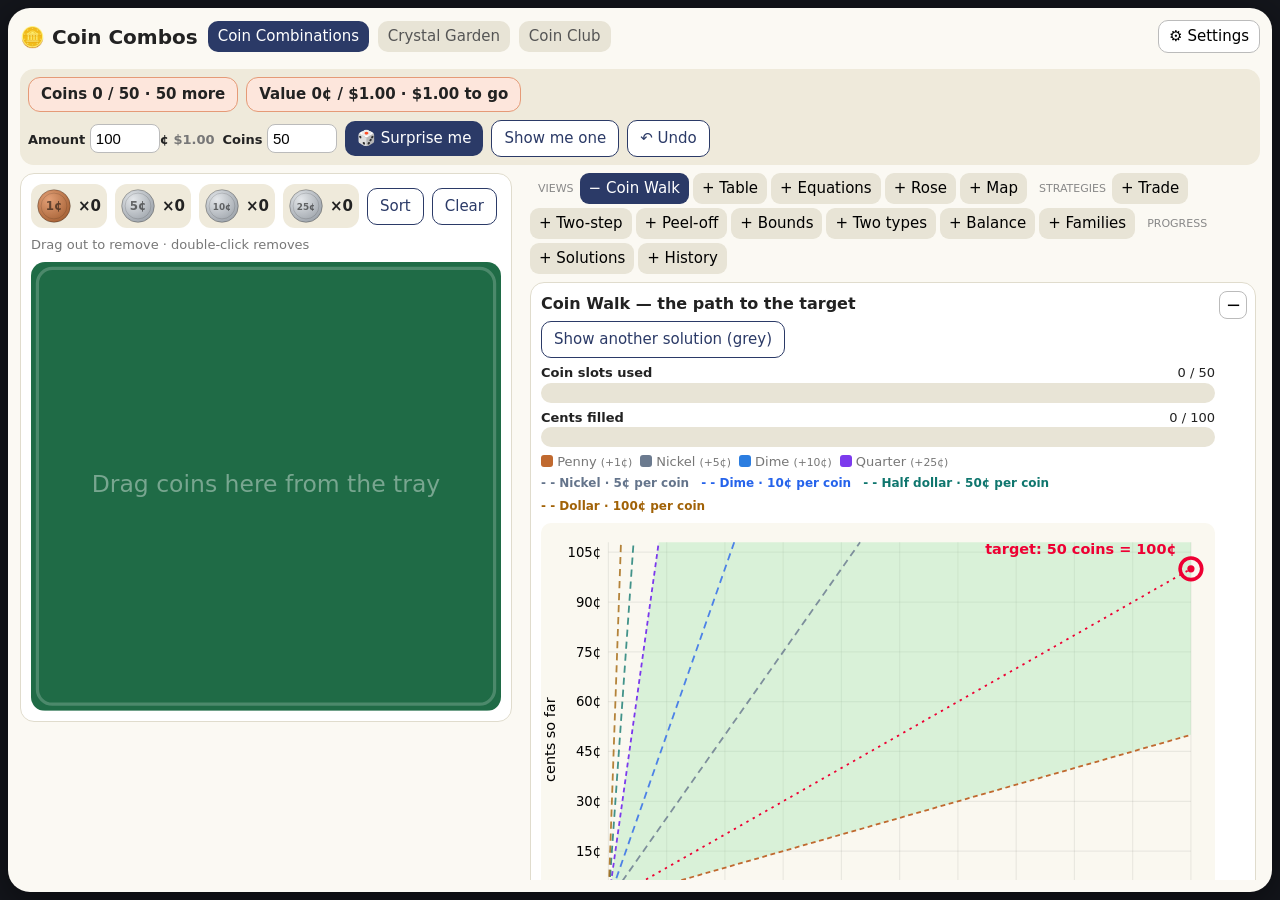
<file: index.html>
﻿<!doctype html>
<html lang="en">
<head>
<meta charset="utf-8">
<meta name="viewport" content="width=device-width,initial-scale=1">
<title>Coins 01 — Coin Combos</title>
<link rel="stylesheet" href="css/style.css">
</head>
<body>
<svg width="0" height="0" style="position:absolute" aria-hidden="true"><defs id="defs"></defs></svg>
<div class="app">
  <div class="top">
    <h1>🪙 Coin Combos</h1>
    <nav class="ptabs" aria-label="Coin activities">
      <button class="on" data-act="page" data-arg="coins">Coin Combinations</button>
      <button data-act="page" data-arg="crystals">Crystal Garden</button>
      <button data-act="page" data-arg="learn">Coin Club</button>
    </nav>
    <button class="gear" id="gear" data-act="settings">⚙ Settings</button>
  </div>
  <div class="bar" id="bar"></div>
  <div class="actions shared-actions"><div class="status" id="status"></div><span id="actions" style="display:contents"></span></div>
  <main class="main" id="coinPage">
    <div class="left">
      <div class="card tt"><div class="tray" id="tray" style="margin:0 0 8px"></div><svg id="tt" viewBox="0 0 440 420"></svg></div>
      <div id="predict"></div>
    </div>
    <div class="right">
      <div class="tabs" id="tabs"></div>
      <div id="panels"></div>
    </div>
  </main>
  <section class="pageview" id="crystalPage" hidden></section>
  <section class="pageview learn-page" id="learnPage" hidden></section>
</div>
<div class="tip" id="tip"></div>

<script src="js/core.js"></script>
<script src="js/table.js"></script>
<script src="js/views.js"></script>
<script src="js/strategies.js"></script>
<script src="js/crystals.js"></script>
<script src="js/learn.js"></script>
<script src="js/app.js"></script>
</body>
</html>
</file>
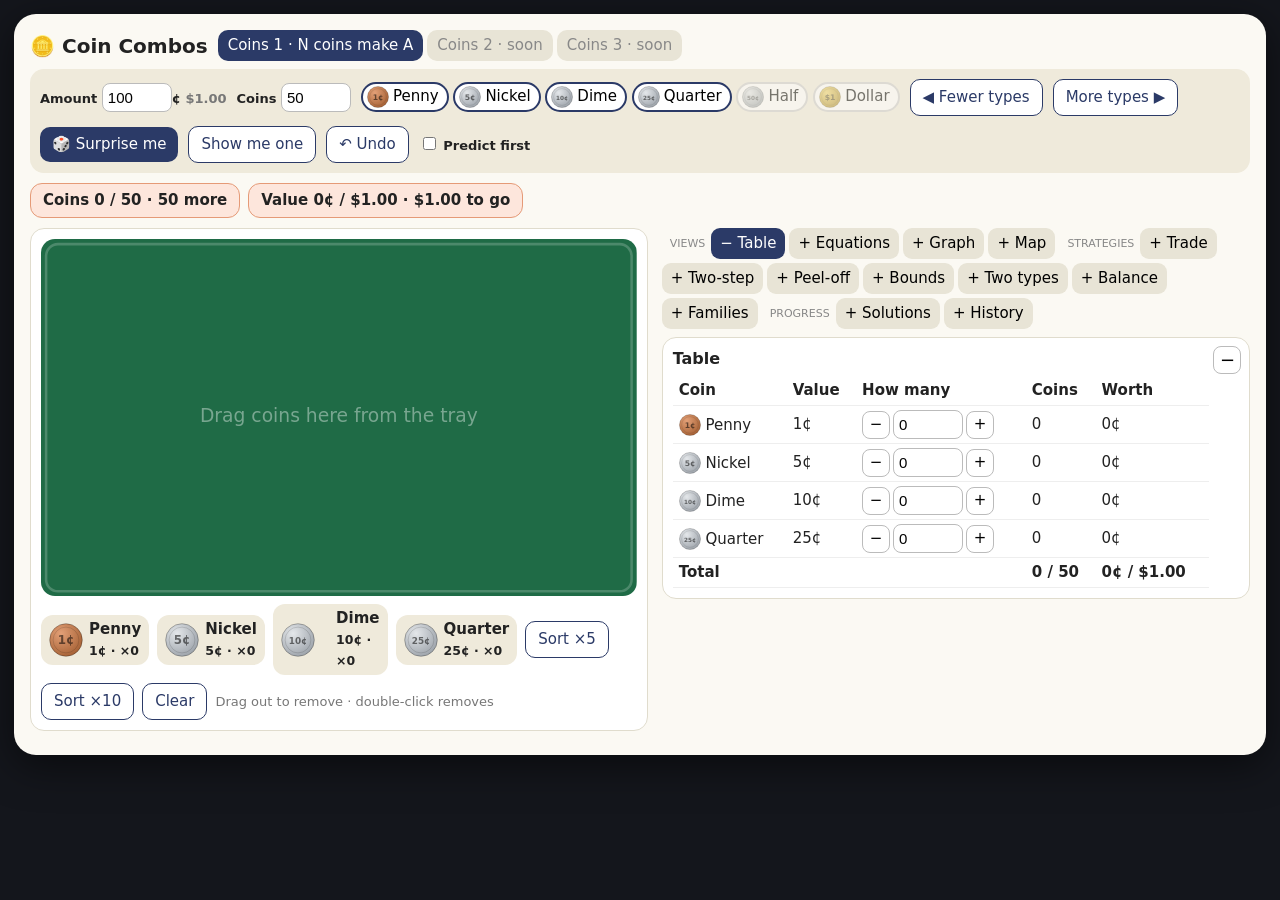
<file: Archive/V1/index.html>
<!doctype html>
<html lang="en">
<head>
<meta charset="utf-8">
<meta name="viewport" content="width=device-width,initial-scale=1">
<title>Coins 01 — Coin Combos</title>
<style>
*{box-sizing:border-box}
body{margin:0;background:#14161c;color:#222;font:15px/1.4 system-ui,Segoe UI,sans-serif;padding:14px}
.app{max-width:1280px;margin:0 auto;background:#fbf9f3;border-radius:22px;padding:16px;box-shadow:0 10px 40px #0008}
h1{font-size:20px;margin:0}
.top{display:flex;align-items:center;gap:10px;flex-wrap:wrap;margin-bottom:8px}
.ptabs button{border:0;background:#e8e4d6;border-radius:10px;padding:5px 10px;margin-right:4px;color:#888}
.ptabs button.on{background:#2b3a67;color:#fff}
.bar{display:flex;gap:10px;align-items:center;flex-wrap:wrap;background:#efeadb;border-radius:14px;padding:10px}
.bar label{font-weight:600;font-size:13px}
input[type=number]{width:70px;padding:5px;border:1px solid #bbb;border-radius:8px;font-size:15px}
button{font:inherit;cursor:pointer}
.btn{border:0;background:#2b3a67;color:#fff;border-radius:10px;padding:7px 12px;min-height:34px}
.btn.alt{background:#fff;color:#2b3a67;border:1px solid #2b3a67}
.btn:disabled{opacity:.4;cursor:default}
.chip{border:2px solid #ccc;background:#fff;border-radius:999px;padding:2px 8px 2px 4px;display:inline-flex;align-items:center;gap:4px;opacity:.5}
.chip.on{border-color:#2b3a67;opacity:1}
.status{display:flex;gap:8px;flex-wrap:wrap;margin:10px 0}
.pill{background:#fff;border:1px solid #ddd;border-radius:12px;padding:6px 12px;font-weight:600}
.pill.ok{background:#d9f5dc;border-color:#58b862}
.pill.bad{background:#fde6dc;border-color:#e59a77}
.pill.win{background:#2e9d46;color:#fff;border-color:#2e9d46}
.card{background:#fff;border:1px solid #e0dccd;border-radius:14px;padding:10px;margin-bottom:8px}
.main{display:grid;grid-template-columns:minmax(0,1.05fr) minmax(0,1fr);gap:14px}
@media(max-width:980px){.main{grid-template-columns:1fr}}
.tt svg.anim .tcoin{transition:transform .7s ease-in-out}
.tt svg{width:100%;display:block;border-radius:14px;touch-action:none;user-select:none}
.tray{display:flex;gap:8px;flex-wrap:wrap;margin-top:8px;align-items:center}
.tray-coin{touch-action:none;user-select:none;cursor:grab;background:#efeadb;border-radius:12px;padding:4px 8px;display:flex;align-items:center;gap:6px;font-weight:600}
.tabs{display:flex;flex-wrap:wrap;gap:4px;align-items:center;margin-bottom:8px}
.tabs .g{font-size:11px;color:#888;text-transform:uppercase;margin:0 2px 0 8px}
.tabs button{border:0;background:#e8e4d6;border-radius:9px;padding:5px 9px}
.tabs button.on{background:#2b3a67;color:#fff}
.panel{position:relative;padding-right:40px}.pclose{position:absolute;top:8px;right:8px;width:28px;height:28px;border:1px solid #bbb;background:#fff;border-radius:8px;font-size:18px;line-height:1}
.panel h3{margin:0 0 6px;font-size:16px}
.muted{color:#777;font-size:13px}
table{border-collapse:collapse;width:100%}
td,th{padding:4px 6px;text-align:left;border-bottom:1px solid #eee}
tr.click{cursor:pointer}tr.click:hover{background:#f3f0e4}
tr.cur{background:#e5ecff}
.step{display:inline-flex;align-items:center;gap:3px}
.step button{width:28px;height:28px;border:1px solid #bbb;background:#fff;border-radius:8px}
.mv{border:1px solid #2b3a67;background:#fff;color:#223;border-radius:10px;padding:4px 8px;margin:3px 3px 3px 0;display:inline-flex;align-items:center;gap:4px}
.mv:hover{background:#e5ecff}
.mv:disabled{opacity:.35;cursor:default}
.mv.dead{opacity:.35;background:#eee;border-color:#aaa}
.mv.sel{background:#2b3a67;color:#fff}
.mv small{opacity:.7}
.eq{font-size:17px;margin:8px 0;display:flex;flex-wrap:wrap;align-items:center;gap:4px}
.eq input{width:56px;text-align:center;font-weight:700}
.ci{vertical-align:middle}
.pos{color:#1b7f35}.neg{color:#b4381d}
.row{display:flex;gap:8px;flex-wrap:wrap;align-items:center;margin:6px 0}
select{padding:4px;border-radius:8px;border:1px solid #bbb}
canvas{width:100%;border-radius:10px;background:#222;cursor:crosshair}
.prog{height:12px;background:#eee;border-radius:8px;overflow:hidden}
.prog i{display:block;height:100%;background:#2e9d46}
.tip{position:fixed;pointer-events:none;background:#000c;color:#fff;border-radius:8px;padding:3px 8px;font-size:12px;display:none}
</style>
</head>
<body>
<svg width="0" height="0" style="position:absolute" aria-hidden="true"><defs id="defs"></defs></svg>
<div class="app">
  <div class="top">
    <h1>🪙 Coin Combos</h1>
    <div class="ptabs"><button class="on">Coins 1 · N coins make A</button><button disabled>Coins 2 · soon</button><button disabled>Coins 3 · soon</button></div>
  </div>
  <div class="bar" id="bar"></div>
  <div class="status" id="status"></div>
  <div id="predict"></div>
  <div class="main">
    <div>
      <div class="card tt"><svg id="tt" viewBox="0 0 700 420"></svg><div class="tray" id="tray"></div></div>
    </div>
    <div>
      <div class="tabs" id="tabs"></div>
      <div id="panels"></div>
    </div>
  </div>
</div>
<div class="tip" id="tip"></div>

<script>
const $=s=>document.querySelector(s);
const COINS=[
 {k:'P',name:'Penny',pl:'pennies',v:1,d:19.05,a:'#e3a077',b:'#9a5528',t:'1¢',l:'p'},
 {k:'N',name:'Nickel',pl:'nickels',v:5,d:21.21,a:'#e4e7ea',b:'#8f969e',t:'5¢',l:'n'},
 {k:'D',name:'Dime',pl:'dimes',v:10,d:17.91,a:'#e4e7ea',b:'#8f969e',t:'10¢',l:'d'},
 {k:'Q',name:'Quarter',pl:'quarters',v:25,d:24.26,a:'#e4e7ea',b:'#8f969e',t:'25¢',l:'q'},
 {k:'H',name:'Half',pl:'halves',v:50,d:30.61,a:'#e4e7ea',b:'#8f969e',t:'50¢',l:'h'},
 {k:'S',name:'Dollar',pl:'dollars',v:100,d:26.5,a:'#f1d56a',b:'#a4811a',t:'$1',l:'s'}];
const KEYS=COINS.map(c=>c.k), BK=Object.fromEntries(COINS.map(c=>[c.k,c]));
const zero=()=>Object.fromEntries(KEYS.map(k=>[k,0]));
const S={ttH:420,sorted:false,labels:[],open:['table'],amount:100,count:50,enabled:{P:1,N:1,D:1,Q:1,H:0,S:0},combo:zero(),table:[],found:new Set(),
 hist:[{label:'start',combo:zero()}],peel:[],gx:'D',gy:'Q',pairSel:null,
 predictOn:false,pred:null,streak:0,reveal:false,uid:0};
const NM=200, AM=1000;
const R=k=>BK[k].d*0.85;
const en=()=>KEYS.filter(k=>S.enabled[k]);
const val=c=>KEYS.reduce((s,k)=>s+BK[k].v*(c[k]||0),0);
const cnt=c=>KEYS.reduce((s,k)=>s+(c[k]||0),0);
const ckey=c=>KEYS.map(k=>c[k]||0).join(',');
const fmt=c=>c<100&&c>-100?c+'¢':(c<0?'-':'')+'$'+(Math.abs(c)/100).toFixed(2);
const gcd=(a,b)=>b?gcd(b,a%b):Math.abs(a);
const ri=(a,b)=>a+Math.floor(Math.random()*(b-a+1));

/* ---------- graphics ---------- */
function buildDefs(){
 let h='';
 COINS.forEach(c=>{
  h+=`<radialGradient id="g-${c.k}" cx=".35" cy=".3" r=".9"><stop offset="0" stop-color="${c.a}"/><stop offset="1" stop-color="${c.b}"/></radialGradient>`;
  const fs=c.t.length>2?.52:.7;
  h+=`<symbol id="coin-${c.k}" viewBox="-1 -1 2 2"><circle r=".96" fill="url(#g-${c.k})" stroke="#0005" stroke-width=".05"/><circle r=".76" fill="none" stroke="#0003" stroke-width=".04"/><text y=".24" text-anchor="middle" font-size="${fs}" font-weight="700" fill="#0008" font-family="system-ui">${c.t}</text></symbol>`;
 });
 $('#defs').innerHTML=h;
}
const icon=(k,px=20)=>`<svg class="ci" width="${px}" height="${px}"><use href="#coin-${k}" width="${px}" height="${px}"/></svg>`;
const letter=k=>`<b style="color:${k==='P'?'#9a5528':k==='N'||k==='D'||k==='Q'?'#4a5560':k==='H'?'#4a5560':'#a4811a'}">${BK[k].l}</b>`;

/* ---------- math ---------- */
let Wc=null;
function getW(){
 const key=en().join('');
 if(Wc&&Wc.key===key)return Wc;
 const W=new Float64Array((NM+1)*(AM+1)); W[0]=1;
 for(const k of en()){const v=BK[k].v;
  for(let n=1;n<=NM;n++){const r=n*(AM+1),p=(n-1)*(AM+1);
   for(let a=v;a<=AM;a++)W[r+a]+=W[p+a-v];}}
 return Wc={key,W};
}
const ways=(n,a)=>(n>=0&&n<=NM&&a>=0&&a<=AM)?getW().W[n*(AM+1)+a]:0;
function minMax(A){
 const vs=en().map(k=>BK[k].v),mn=Array(A+1).fill(Infinity),mx=Array(A+1).fill(-Infinity);mn[0]=0;mx[0]=0;
 const pr=Array(A+1).fill(0);
 for(let a=1;a<=A;a++)for(const v of vs)if(a>=v){
  if(mn[a-v]+1<mn[a]){mn[a]=mn[a-v]+1;pr[a]=v}
  if(mx[a-v]+1>mx[a])mx[a]=mx[a-v]+1;}
 let combo=null;
 if(isFinite(mn[A])){combo=zero();let a=A;while(a>0){const v=pr[a];const k=KEYS.find(k=>BK[k].v===v);combo[k]++;a-=v}}
 return{min:mn[A],max:mx[A],combo};
}
let solCache=null;
function sols(){
 const key=[S.amount,S.count,en().join('')].join('|');
 if(solCache&&solCache.key===key)return solCache.list;
 const ks=en().reverse(),vs=ks.map(k=>BK[k].v),res=[],cap=3000;
 const rec=(i,a,n,cur)=>{
  if(res.length>=cap)return;
  if(i===ks.length-1){if(a===n*vs[i]){cur[ks[i]]=n;res.push({...cur});cur[ks[i]]=0}return}
  const lo=vs[ks.length-1],hi=vs[i+1];
  for(let c=0;c<=Math.min(n,Math.floor(a/vs[i]));c++){
   const ra=a-c*vs[i],rn=n-c;
   if(ra<rn*lo||ra>rn*hi)continue;
   cur[ks[i]]=c;rec(i+1,ra,rn,cur);cur[ks[i]]=0;}
 };
 if(ks.length)rec(0,S.amount,S.count,zero());
 solCache={key,list:res};return res;
}
function cw(i,a,n,ks,memo){
 if(a<0||n<0)return 0;
 if(i>=ks.length)return a===0&&n===0?1:0;
 const v=BK[ks[i]].v;
 if(i===ks.length-1)return a===n*v?1:0;
 const key=i+'|'+a+'|'+n;if(memo.has(key))return memo.get(key);
 let s=0;for(let c=0;c<=Math.min(n,Math.floor(a/v));c++)s+=cw(i+1,a-c*v,n-c,ks,memo);
 memo.set(key,s);return s;
}
const solved=c=>cnt(c)===S.count&&val(c)===S.amount&&S.count>0;

/* ---------- state changes ---------- */
function setCombo(c,label,noHist){
 const nc=zero();KEYS.forEach(k=>nc[k]=S.enabled[k]?Math.max(0,c[k]||0):0);
 S.combo=nc;S.sorted=false;
 if(!noHist){S.hist.push({label,combo:{...nc}});if(S.hist.length>80)S.hist.shift()}
 if(solved(nc))S.found.add(ckey(nc));
 renderAll();
}
function setProblem(A,N,clear){
 S.amount=Math.max(1,Math.min(AM,Math.round(A)||1));S.count=Math.max(1,Math.min(NM,Math.round(N)||1));
 S.found=new Set();S.peel=[];S.reveal=false;
 if(clear){S.combo=zero();S.table=[];S.hist.push({label:`new problem ${S.count} coins = ${fmt(S.amount)}`,combo:zero()})}
 renderAll();
}
function surprise(){
 for(let t=0;t<400;t++){
  const A=ri(10,300),N=ri(2,Math.min(60,A)),w=ways(N,A);
  if(w>=1&&w<=40){setProblem(A,N,true);startPredict();return}
 }
 setProblem(100,50,true);startPredict();
}
function startPredict(){S.pred=S.predictOn?{pending:true}:null}

/* ---------- table top ---------- */
function syncTable(){
 KEYS.forEach(k=>{
  const mine=S.table.filter(c=>c.k===k);
  const want=S.combo[k];
  if(mine.length>want){const drop=new Set(mine.slice(want).map(c=>c.id));S.table=S.table.filter(c=>!drop.has(c.id))}
  for(let i=mine.length;i<want;i++)S.table.push({id:++S.uid,k,x:50+Math.random()*600,y:50+Math.random()*250});
 });
}
function arrange(g){
 g=+g||5;const dy=g===10?3:4;let y=12;S.labels=[];
 KEYS.forEach(k=>{
  const cs=S.table.filter(c=>c.k===k);if(!cs.length)return;
  const r=R(k),pw=2*r+10,per=Math.floor(660/pw),ph=2*r+(g-1)*dy,rows=Math.ceil(cs.length/g/per),full=Math.floor(cs.length/g),rem=cs.length%g;
  S.labels.push({x:20,y:y+12,text:`${BK[k].pl}: ${full?full+' pile'+(full>1?'s':'')+' of '+g:''}${full&&rem?' + ':''}${rem?rem+' extra':''} = ${cs.length} coin${cs.length>1?'s':''} · ${fmt(cs.length*BK[k].v)}`});
  y+=20;
  cs.forEach((c,n)=>{const pi=Math.floor(n/g),jj=n%g,row=Math.floor(pi/per),col=pi%per;
   c.x=20+r+col*pw;c.y=y+row*(ph+10)+ph-r-jj*dy;});
  y+=rows*(ph+10)+6;
 });
 S.ttH=Math.max(420,y+8);
 const svg=$('#tt');svg.classList.add('anim');svg.setAttribute('viewBox','0 0 700 '+S.ttH);
 $('#ttbg').setAttribute('height',S.ttH);$('#ttbd').setAttribute('height',S.ttH-12);
 S.table.forEach(c=>{const el=svg.querySelector('[data-id="'+c.id+'"]');if(el)el.style.transform=`translate(${c.x}px,${c.y}px)`});
 S.table.sort((a,b)=>b.y-a.y);
 clearTimeout(S._at);S._at=setTimeout(()=>{svg.classList.remove('anim');S.sorted=true;renderTable()},750);
}
function coinG(c){return `<g class="tcoin" data-id="${c.id}" style="cursor:grab;transform:translate(${c.x}px,${c.y}px)"><g transform="scale(${R(c.k)})"><use href="#coin-${c.k}" x="-1" y="-1" width="2" height="2"/></g></g>`}
function renderTable(){
 syncTable();
 if(!S.table.length)S.ttH=420;const H=S.ttH;$('#tt').setAttribute('viewBox','0 0 700 '+H);
 $('#tt').innerHTML=`<rect id="ttbg" width="700" height="${H}" fill="#1f6b46"/><rect id="ttbd" x="6" y="6" width="688" height="${H-12}" rx="14" fill="none" stroke="#fff3" stroke-width="3"/>`+(S.sorted?S.labels.map(l=>`<text class="tlabel" x="${l.x}" y="${l.y}" fill="#fff" font-size="13" font-weight="600">${l.text}</text>`).join(''):'')+
  (S.table.length?'':`<text x="350" y="215" text-anchor="middle" fill="#fff6" font-size="22">Drag coins here from the tray</text>`)+
  S.table.map(coinG).join('');
 const c=S.combo;
 $('#tray').innerHTML=en().map(k=>`<div class="tray-coin" data-k="${k}">${icon(k,34)}<span>${BK[k].name}<br><small>${BK[k].t} · ×${c[k]}</small></span></div>`).join('')+
  `<button class="btn alt" data-act="arrange" data-arg="5">Sort ×5</button><button class="btn alt" data-act="arrange" data-arg="10">Sort ×10</button><button class="btn alt" data-act="reset">Clear</button><span class="muted">Drag out to remove · double-click removes</span>`;
}
function svgPt(e){const s=$('#tt'),p=s.createSVGPoint();p.x=e.clientX;p.y=e.clientY;return p.matrixTransform(s.getScreenCTM().inverse())}
const inSvg=e=>{const r=$('#tt').getBoundingClientRect();return e.clientX>=r.left&&e.clientX<=r.right&&e.clientY>=r.top&&e.clientY<=r.bottom};
function addCoin(k,x,y){
 S.table.push({id:++S.uid,k,x,y});
 setCombo({...S.combo,[k]:S.combo[k]+1},'+1 '+BK[k].name);
}
function removeCoin(id){
 const c=S.table.find(c=>c.id===id);if(!c)return;
 S.table=S.table.filter(x=>x.id!==id);
 setCombo({...S.combo,[c.k]:S.combo[c.k]-1},'-1 '+BK[c.k].name);
}
document.addEventListener('pointerdown',e=>{
 const tc=e.target.closest('.tcoin');
 if(tc){
  e.preventDefault();
  const coin=S.table.find(c=>c.id==tc.dataset.id);if(!coin)return;S.sorted=false;document.querySelectorAll('.tlabel').forEach(n=>n.remove());
  const p0=svgPt(e),off={x:coin.x-p0.x,y:coin.y-p0.y};tc.parentNode.appendChild(tc);
  const mv=ev=>{const p=svgPt(ev);coin.x=p.x+off.x;coin.y=p.y+off.y;tc.style.transform=`translate(${coin.x}px,${coin.y}px)`};
  const up=ev=>{window.removeEventListener('pointermove',mv);window.removeEventListener('pointerup',up);
   if(!inSvg(ev))removeCoin(coin.id);else{coin.x=Math.max(10,Math.min(690,coin.x));coin.y=Math.max(10,Math.min(S.ttH-10,coin.y));tc.style.transform=`translate(${coin.x}px,${coin.y}px)`}};
  window.addEventListener('pointermove',mv);window.addEventListener('pointerup',up);return;
 }
 const tr=e.target.closest('.tray-coin');
 if(tr){
  e.preventDefault();
  const k=tr.dataset.k,sx=e.clientX,sy=e.clientY;let moved=false;
  const g=document.createElementNS('http://www.w3.org/2000/svg','g');
  g.setAttribute('opacity','.85');g.innerHTML=`<g transform="scale(${R(k)})"><use href="#coin-${k}" x="-1" y="-1" width="2" height="2"/></g>`;
  const place=ev=>{const p=svgPt(ev);g.setAttribute('transform',`translate(${p.x},${p.y})`)};
  const mv=ev=>{if(!moved&&Math.hypot(ev.clientX-sx,ev.clientY-sy)>6){moved=true;$('#tt').appendChild(g)}if(moved)place(ev)};
  const up=ev=>{window.removeEventListener('pointermove',mv);window.removeEventListener('pointerup',up);g.remove();
   if(!moved)addCoin(k,60+Math.random()*580,60+Math.random()*240);
   else if(inSvg(ev)){const p=svgPt(ev);addCoin(k,p.x,p.y)}};
  window.addEventListener('pointermove',mv);window.addEventListener('pointerup',up);
 }
});
document.addEventListener('dblclick',e=>{const tc=e.target.closest('.tcoin');if(tc)removeCoin(+tc.dataset.id)});

/* ---------- header ---------- */
function renderBar(){
 $('#bar').innerHTML=`<label>Amount <input type="number" min="1" max="${AM}" value="${S.amount}" data-in="amount">¢ <span class="muted">${fmt(S.amount)}</span></label>
 <label>Coins <input type="number" min="1" max="${NM}" value="${S.count}" data-in="count"></label>
 <span>${COINS.map(c=>`<button class="chip ${S.enabled[c.k]?'on':''}" data-act="toggle" data-arg="${c.k}">${icon(c.k,22)}${c.name}</button>`).join(' ')}</span>
 <button class="btn alt" data-act="fewer">◀ Fewer types</button><button class="btn alt" data-act="more">More types ▶</button>
 <button class="btn" data-act="surprise">🎲 Surprise me</button>
 <button class="btn alt" data-act="one">Show me one</button>
 <button class="btn alt" data-act="undo">↶ Undo</button>
 <label><input type="checkbox" data-in="predict" ${S.predictOn?'checked':''}> Predict first</label>`;
 const c=S.combo,n=cnt(c),v=val(c),dn=S.count-n,dv=S.amount-v;
 const w=solved(c);
 $('#status').innerHTML=`<span class="pill ${n===S.count?'ok':'bad'}">Coins ${n} / ${S.count}${dn>0?` · ${dn} more`:dn<0?` · ${-dn} too many`:' ✓'}</span>
  <span class="pill ${v===S.amount?'ok':'bad'}">Value ${fmt(v)} / ${fmt(S.amount)}${dv>0?` · ${fmt(dv)} to go`:dv<0?` · ${fmt(-dv)} too much`:' ✓'}</span>
  ${w?'<span class="pill win">🎉 Solved!</span>':''}`;
 const p=S.pred;
 $('#predict').innerHTML=!p?'':p.pending?`<div class="card"><b>Predict:</b> how many different ways can ${S.count} coins make ${fmt(S.amount)}? ${[['0','Impossible'],['1','Exactly 1'],['2','2–5'],['6','6–20'],['21','21 or more']].map(([a,b])=>`<button class="mv" data-act="guess" data-arg="${a}">${b}</button>`).join('')}</div>`:
  `<div class="card">${p.msg} <span class="muted">Streak: ${S.streak}</span></div>`;
}
function guess(g){
 const w=ways(S.count,S.amount);g=+g;
 const cls=w===0?0:w===1?1:w<=5?2:w<=20?6:21;
 const ok=cls===g;S.streak=ok?S.streak+1:0;
 S.pred={pending:false,msg:`${ok?'✅ Right!':'❌ Not quite.'} There ${w===1?'is 1 way':'are '+w+' ways'}.`};
 renderAll();
}

/* ---------- panels ---------- */
const TABS=[['Views',[['table','Table'],['eq','Equations'],['graph','Graph'],['map','Map']]],
 ['Strategies',[['trade','Trade'],['twostep','Two-step'],['peel','Peel-off'],['bounds','Bounds'],['pairs','Two types'],['balance','Balance'],['family','Families']]],
 ['Progress',[['sols','Solutions'],['hist','History']]]];
const PANELS={table:pTable,eq:pEq,graph:pGraph,map:pMap,trade:pTrade,twostep:pTwo,peel:pPeel,bounds:pBounds,pairs:pPairs,balance:pBalance,family:pFamily,sols:pSols,hist:pHist};
function renderRight(){
 $('#tabs').innerHTML=TABS.map(([g,ts])=>`<span class="g">${g}</span>`+ts.map(([id,n])=>`<button class="${S.open.includes(id)?'on':''}" data-act="tab" data-arg="${id}">${S.open.includes(id)?'−':'+'} ${n}</button>`).join('')).join('');
 $('#panels').innerHTML=S.open.length?S.open.map(id=>`<div class="card panel"><button class="pclose" data-act="tab" data-arg="${id}" title="Hide">−</button>${PANELS[id]()}</div>`).join(''):'<p class="muted">Use the + buttons above to open views and strategies. Open as many as you like.</p>';
 if(S.open.includes('map'))drawMap();
}
const hidden=()=>S.pred&&S.pred.pending;
const hiddenMsg='<p class="muted">🙈 Make your prediction first — then this view will reveal the answer.</p>';

function pTable(){
 const c=S.combo;
 return `<h3>Table</h3><table><tr><th>Coin</th><th>Value</th><th>How many</th><th>Coins</th><th>Worth</th></tr>
 ${en().map(k=>`<tr><td>${icon(k,22)} ${BK[k].name}</td><td>${BK[k].t}</td>
 <td><span class="step"><button data-act="dec" data-arg="${k}">−</button><input type="number" min="0" value="${c[k]}" data-in="tbl" data-k="${k}"><button data-act="inc" data-arg="${k}">+</button></span></td>
 <td>${c[k]}</td><td>${fmt(c[k]*BK[k].v)}</td></tr>`).join('')}
 <tr><th colspan="3">Total</th><th>${cnt(c)} / ${S.count}</th><th>${fmt(val(c))} / ${fmt(S.amount)}</th></tr></table>`;
}
function pEq(){
 const c=S.combo,ks=en(),n=cnt(c),v=val(c);
 const sym=ks.map(k=>`${BK[k].v}×<input type="number" min="0" value="${c[k]}" data-in="eq" data-k="${k}" title="${BK[k].pl}"> <small>${BK[k].l}</small>`).join(' + ');
 const sym2=ks.map(k=>`<input type="number" min="0" value="${c[k]}" data-in="eq" data-k="${k}"> <small>${BK[k].l}</small>`).join(' + ');
 const sub1=ks.map(k=>`${BK[k].v}(${c[k]})`).join(' + ');
 const sub2=ks.map(k=>c[k]).join(' + ');
 const b=ks[0],v0=BK[b].v,rest=ks.slice(1),rhs=S.amount-v0*S.count,cur=rest.reduce((s,k)=>s+(BK[k].v-v0)*c[k],0);
 return `<h3>Equations</h3>
 <div class="muted">Value (cents)</div><div class="eq">${sym} = <b>${S.amount}</b></div>
 <div class="muted">${sub1} = <b class="${v===S.amount?'pos':'neg'}">${v}</b> ${v===S.amount?'✓':'≠ '+S.amount}</div>
 <div class="muted" style="margin-top:10px">Count</div><div class="eq">${sym2} = <b>${S.count}</b></div>
 <div class="muted">${sub2} = <b class="${n===S.count?'pos':'neg'}">${n}</b> ${n===S.count?'✓':'≠ '+S.count}</div>
 <div class="muted" style="margin-top:10px">Subtract ${v0} × (count equation) from the value equation:</div>
 <div class="eq">${rest.length?rest.map(k=>`${BK[k].v-v0}${BK[k].l}`).join(' + ')+' = '+S.amount+' − '+v0+'×'+S.count+' = <b>'+rhs+'</b>':'(only one coin type)'}</div>
 <div class="muted">${rest.length?`Right now: ${cur} ${cur===rhs?'✓ matches':'vs '+rhs}`:''}</div>
 ${rhs<0?'<p class="neg">The right side is negative — too many coins for this amount: impossible.</p>':''}`;
}
function pGraph(){
 const ks=en();if(ks.length<2)return '<h3>Graph</h3><p class="muted">Enable at least two coin types.</p>';
 if(!ks.includes(S.gx))S.gx=ks[0];if(!ks.includes(S.gy)||S.gy===S.gx)S.gy=ks.find(k=>k!==S.gx);
 const gx=S.gx,gy=S.gy,vx=BK[gx].v,vy=BK[gy].v,c=S.combo;
 const rest=ks.filter(k=>k!==gx&&k!==gy),dep=rest.slice(0,2),fixed=rest.slice(2);
 const fc=fixed.reduce((s,k)=>s+c[k],0),fv=fixed.reduce((s,k)=>s+BK[k].v*c[k],0),N0=S.count-fc,A0=S.amount-fv;
 const sel=(id,cur)=>`<select data-in="${id}">${ks.map(k=>`<option value="${k}" ${k===cur?'selected':''}>${BK[k].pl}</option>`).join('')}</select>`;
 const head=`<h3>Graph of all solutions</h3><div class="row">across: ${sel('gx',gx)} up: ${sel('gy',gy)}</div>`;
 const fx=fixed.length?`<div class="card" style="background:#faf8f0"><b>Held fixed:</b> ${fixed.map(k=>`<span class="step"><button data-act="dec" data-arg="${k}">−</button>${c[k]} ${icon(k,18)}<button data-act="inc" data-arg="${k}">+</button></span>`).join(' ')}<span class="muted"> (with 5+ coin types, two are solved automatically and the rest are held fixed)</span></div>`:'';
 if(N0<0||A0<0)return head+fx+'<p class="neg">The fixed coins already use too much. Remove some.</p>';
 const xm=Math.max(1,Math.min(N0,Math.floor(A0/vx))),ym=Math.max(1,Math.min(N0,Math.floor(A0/vy)));
 const solve=(x,y)=>{
  const Rn=N0-x-y,Rv=A0-vx*x-vy*y;if(Rn<0||Rv<0)return null;
  if(dep.length===0)return Rn===0&&Rv===0?{}:null;
  const[a,b]=dep,va=BK[a].v;
  if(dep.length===1)return Rn*va===Rv?{[a]:Rn}:null;
  const vb=BK[b].v,num=Rv-va*Rn;if(num%(vb-va))return null;
  const bb=num/(vb-va),aa=Rn-bb;return bb<0||aa<0?null:{[a]:aa,[b]:bb};
 };
 const W=520,H=380,m=44,sx=(W-2*m)/xm,sy=(H-2*m)/ym,X=x=>m+x*sx,Y=y=>H-m-y*sy;
 const good=[],near=[];
 for(let x=0;x<=xm;x++)for(let y=0;y<=ym&&x+y<=N0;y++){
  const s=solve(x,y);if(s)good.push({x,y,s});
  else if(dep.length===2&&xm*ym<=3000){
   const[a,b]=dep,va=BK[a].v,vb=BK[b].v,Rn=N0-x-y,Rv=A0-vx*x-vy*y,bb=(Rv-va*Rn)/(vb-va);
   if(Rn>=0&&bb>=0&&Rn-bb>=0)near.push({x,y});}
 }
 S._gpts=good;
 let poly='',lines='',legend='';
 if(dep.length===2){
  const[a,b]=dep,va=BK[a].v,vb=BK[b].v;
  const fb=[A0-va*N0,va-vx,va-vy],fa=[vb*N0-A0,vx-vb,vy-vb];
  const clip=(pts,f)=>{const o=[];for(let i=0;i<pts.length;i++){const p=pts[i],q=pts[(i+1)%pts.length],fp=f[0]+f[1]*p[0]+f[2]*p[1],fq=f[0]+f[1]*q[0]+f[2]*q[1];
   if(fp>=0)o.push(p);if((fp>=0)!==(fq>=0)){const t=fp/(fp-fq);o.push([p[0]+t*(q[0]-p[0]),p[1]+t*(q[1]-p[1])])}}return o};
  let pg=[[0,0],[xm,0],[xm,ym],[0,ym]];pg=clip(clip(pg,fb),fa);
  if(pg.length>2)poly=`<polygon points="${pg.map(p=>X(p[0])+','+Y(p[1])).join(' ')}" fill="#9be3a8" fill-opacity=".45"/>`;
  const seg=(f,col)=>{const pts=[];
   [0,xm].forEach(x=>{if(f[2]){const y=-(f[0]+f[1]*x)/f[2];if(y>=-1e-9&&y<=ym+1e-9)pts.push([x,y])}});
   [0,ym].forEach(y=>{if(f[1]){const x=-(f[0]+f[2]*y)/f[1];if(x>=-1e-9&&x<=xm+1e-9)pts.push([x,y])}});
   return pts.length>=2?`<line x1="${X(pts[0][0])}" y1="${Y(pts[0][1])}" x2="${X(pts[1][0])}" y2="${Y(pts[1][1])}" stroke="${col}" stroke-width="3"/>`:''};
  lines=seg(fb,'#d9822b')+seg(fa,'#2b7de0');
  legend=`<li><span style="color:#2b7de0"><b>Blue line</b></span>: the edge where you'd have <b>0 ${BK[a].pl}</b>. <span style="color:#d9822b"><b>Orange line</b></span>: the edge where you'd have <b>0 ${BK[b].pl}</b>. Beyond an edge, that coin count would go negative.</li>
   <li><span style="background:#9be3a8;padding:0 4px">Green area</span>: the ${BK[gx].pl}/${BK[gy].pl} mixes that leave a non-negative amount of ${BK[a].pl} and ${BK[b].pl}.</li>`;
 }
 const ts=v=>Math.max(1,Math.ceil(v/10));
 let g=`<svg viewBox="0 0 ${W} ${H}" width="100%" style="background:#faf8f0;border-radius:10px">`;
 for(let x=0;x<=xm;x+=ts(xm))g+=`<line x1="${X(x)}" y1="${Y(0)}" x2="${X(x)}" y2="${m}" stroke="#0001"/><text x="${X(x)}" y="${H-m+16}" font-size="11" text-anchor="middle">${x}</text>`;
 for(let y=0;y<=ym;y+=ts(ym))g+=`<line x1="${m}" y1="${Y(y)}" x2="${W-m}" y2="${Y(y)}" stroke="#0001"/><text x="${m-6}" y="${Y(y)+4}" font-size="11" text-anchor="end">${y}</text>`;
 g+=poly+lines;
 near.forEach(p=>g+=`<circle cx="${X(p.x)}" cy="${Y(p.y)}" r="2" fill="#0003"/>`);
 g+=`<text x="${W/2}" y="${H-6}" text-anchor="middle" font-size="12">number of ${BK[gx].pl}</text><text x="12" y="${H/2}" font-size="12" transform="rotate(-90 12 ${H/2})" text-anchor="middle">number of ${BK[gy].pl}</text>`;
 good.forEach((p,i)=>{const f=S.found.has(ckey({...zero(),...Object.fromEntries(fixed.map(k=>[k,c[k]])),...p.s,[gx]:p.x,[gy]:p.y}));
  g+=`<circle cx="${X(p.x)}" cy="${Y(p.y)}" r="7" fill="${f?'#2e9d46':'#2b3a67'}" stroke="#fff" stroke-width="1.5" data-act="gdot" data-arg="${i}" style="cursor:pointer"><title>${[gx,gy,...dep].map(k=>(k===gx?p.x:k===gy?p.y:p.s[k])+' '+BK[k].pl).join(', ')}</title></circle>`});
 if(c[gx]<=xm&&c[gy]<=ym)g+=`<circle cx="${X(c[gx])}" cy="${Y(c[gy])}" r="12" fill="none" stroke="#e03" stroke-width="3" pointer-events="none"/>`;
 g+='</svg>';
 const dn=dep.map(k=>BK[k].pl).join(' and ');
 return head+fx+g+`<div class="card" style="background:#faf8f0;margin-top:8px"><b>${good.length} solution${good.length===1?'':'s'}${fixed.length?' with these fixed coins':''}.</b>
 <ul class="muted" style="margin:4px 0 0;padding-left:18px">
 <li>Each <b>big dot is one complete answer</b>. Its position gives the ${BK[gx].pl} and ${BK[gy].pl}${dep.length?`; the ${dn} are then forced by the count and value rules (hover a dot to see them all)`:''}. Click a dot to load it. Green = found already.</li>
 ${legend}
 ${near.length?`<li>Small grey dots are mixes inside the green area where ${dn} would need a fraction of a coin, so they are <b>not</b> answers. Only some grid points work, which is why the answers form a pattern.</li>`:''}
 <li><b>Red ring</b> = what you have now (${c[gx]} ${BK[gx].pl}, ${c[gy]} ${BK[gy].pl}). Try other axes to see the solutions from a different angle.</li></ul></div>`;
}
function pMap(){
 if(hidden())return '<h3>Map</h3>'+hiddenMsg;
 const chart=(label,n,f,mark,act)=>{let b=`<svg viewBox="0 0 ${n} 40" width="100%" height="60" preserveAspectRatio="none" style="background:#f3f0e4;border-radius:6px">`;
  let mx=1;for(let i=1;i<=n;i++)mx=Math.max(mx,f(i));
  for(let i=1;i<=n;i++){const h=f(i)>0?Math.max(2,Math.sqrt(f(i)/mx)*38):0;
   b+=`<rect x="${i-1}" y="${40-h}" width="1" height="${h}" fill="${i===mark?'#e03':'#2b3a67'}" data-act="${act}" data-arg="${i}" style="cursor:pointer"/>`}
  return `<div class="muted">${label}</div>`+b+'</svg>'};
 return `<h3>Problem Map</h3><canvas id="map" width="600" height="400"></canvas>
 <div class="muted">→ amount 1–300¢ · ↑ coins 1–100 · brighter = more solutions · dark = none · click to load a problem</div>
 ${chart(`Holding ${S.count} coins, sweep the amount (1–300¢): ways`,300,a=>ways(S.count,a),S.amount,'setA')}
 ${chart(`Holding ${fmt(S.amount)}, sweep the coin count (1–100): ways`,100,n=>ways(n,S.amount),S.count,'setN')}`;
}
function drawMap(){
 const cv=$('#map'),x=cv.getContext('2d');let mx=1;
 for(let n=1;n<=100;n++)for(let a=1;a<=300;a++)mx=Math.max(mx,ways(n,a));
 x.fillStyle='#222';x.fillRect(0,0,600,400);
 for(let n=1;n<=100;n++)for(let a=1;a<=300;a++){const w=ways(n,a);if(!w)continue;
  const t=Math.log(w+1)/Math.log(mx+1);x.fillStyle=`hsl(${220-t*170},80%,${35+t*25}%)`;x.fillRect((a-1)*2,(100-n)*4,2,4)}
 x.strokeStyle='#fff';x.lineWidth=2;x.strokeRect((S.amount-1)*2-3,(100-S.count)*4-3,8,10);
 const tip=$('#tip'),pos=e=>{const r=cv.getBoundingClientRect();return[Math.floor((e.clientX-r.left)/r.width*300)+1,100-Math.floor((e.clientY-r.top)/r.height*100)]};
 cv.onmousemove=e=>{const[a,n]=pos(e);tip.style.display='block';tip.style.left=e.clientX+12+'px';tip.style.top=e.clientY+12+'px';tip.textContent=`${n} coins = ${fmt(a)}: ${ways(n,a)} ways`};
 cv.onmouseleave=()=>tip.style.display='none';
 cv.onclick=e=>{const[a,n]=pos(e);if(a>=1&&n>=1)setProblem(a,n,true)};
}

const TRADES=[['N',{P:5}],['D',{N:2}],['D',{P:10}],['D',{N:1,P:5}],['Q',{D:2,N:1}],['Q',{D:1,N:3}],['Q',{N:5}],['Q',{D:2,P:5}],['Q',{P:25}],['H',{Q:2}],['H',{D:5}],['H',{Q:1,D:2,N:1}],['H',{N:10}],['S',{H:2}],['S',{Q:4}],['S',{D:10}]];
const bag=b=>Object.entries(b).map(([k,n])=>`${n}${icon(k,18)}`).join('+');
function tradeBtns(filter){
 const c=S.combo;let out='';
 TRADES.forEach(([f,to],i)=>{
  const ok=S.enabled[f]&&Object.keys(to).every(k=>S.enabled[k]);if(!ok)return;
  const d=Object.values(to).reduce((a,b)=>a+b,0)-1;
  if(filter!=='merge'&&c[f]>0)out+=`<button class="mv" data-act="trade" data-arg="${i},s">${icon(f,18)} → ${bag(to)} <small>(coins +${d})</small></button>`;
  if(filter!=='split'&&Object.entries(to).every(([k,n])=>c[k]>=n))out+=`<button class="mv" data-act="trade" data-arg="${i},m">${bag(to)} → ${icon(f,18)} <small>(coins −${d})</small></button>`;
 });
 return out||'<span class="muted">No trades available — add some coins.</span>';
}
function pTrade(){
 const dn=S.count-cnt(S.combo);
 return `<h3>Trade game</h3><p class="muted">Trades never change the value. Splitting adds coins, merging removes coins. ${dn?`You need <b>${dn>0?'+'+dn:dn}</b> coins.`:'Coin count is right.'} Value gap: <b>${fmt(S.amount-val(S.combo))}</b></p>
 <b>Split (more coins)</b><div>${tradeBtns('split')}</div><b>Merge (fewer coins)</b><div>${tradeBtns('merge')}</div>`;
}
function applyTrade(i,dir){
 const [f,to]=TRADES[i],c={...S.combo};
 if(dir==='s'){c[f]--;for(const k in to)c[k]+=to[k]}else{for(const k in to)c[k]-=to[k];c[f]++}
 setCombo(c,'trade '+(dir==='s'?`${BK[f].l}→${Object.entries(to).map(([k,n])=>n+BK[k].l).join('+')}`:'merge→'+BK[f].l));
}
function pTwo(){
 const ks=en(),k0=ks[0],v0=BK[k0].v,mm=minMax(S.amount),c=S.combo;
 return `<h3>Two-step</h3>
 <b>A. Fix the count first</b>
 <p class="muted">Start with ${S.count} ${BK[k0].pl} (right count, too little value), then upgrade coins. Need <b>${fmt(S.amount-S.count*v0)}</b> in upgrades from steps of ${ks.slice(1).map(k=>`${icon(k,16)}+${BK[k].v-v0}¢`).join(', ')}.</p>
 <button class="btn" data-act="fillbase">Fill with ${S.count} ${BK[k0].pl}</button>
 <div>${ks.slice(1).map(k=>`<button class="mv" data-act="swap" data-arg="${k}" ${c[k0]>0?'':'disabled'}>${icon(k0,18)}→${icon(k,18)} <small>+${BK[k].v-v0}¢</small></button><button class="mv" data-act="unswap" data-arg="${k}" ${c[k]>0?'':'disabled'}>${icon(k,18)}→${icon(k0,18)} <small>−${BK[k].v-v0}¢</small></button>`).join('<br>')}</div>
 <p class="muted">Value gap now: <b>${fmt(S.amount-val(c))}</b></p>
 <hr><b>B. Fix the value first</b>
 <p class="muted">Start with the fewest coins for ${fmt(S.amount)}${mm.combo?` (${mm.min} coins)`:''}, then split coins until you have ${S.count}.</p>
 <button class="btn" data-act="greedy" ${mm.combo?'':'disabled'}>Fewest coins</button>
 <div>${tradeBtns('split')}</div><p class="muted">Coins needed: <b>${S.count-cnt(c)}</b></p>`;
}
function pPeel(){
 const ks=en().reverse(),memo=new Map();let a=S.amount,n=S.count,h=`<h3>Peel-off</h3><p class="muted">Choose how many of the biggest coin, then the next… each choice leaves a smaller problem. Numbers show how many ways remain.</p>`;
 const chosen=[];
 for(let i=0;i<ks.length;i++){
  const k=ks[i],v=BK[k].v;
  h+=`<div class="card"><b>${icon(k,20)} ${BK[k].pl}</b> <span class="muted">· ${fmt(a)} left, ${n} coins left</span><div>`;
  if(i===ks.length-1){
   const ok=a===n*v;h+=`<span class="${ok?'pos':'neg'}">${ok?`Last coins: exactly ${n} ✓`:`Dead end: ${n} ${BK[k].pl} = ${fmt(n*v)}, not ${fmt(a)}`}</span>`;
   if(ok)chosen[i]=n;break;
  }
  for(let c=0;c<=Math.min(n,Math.floor(a/v));c++){
   const w=cw(i+1,a-c*v,n-c,ks,memo),sel=S.peel[i]===c;
   h+=`<button class="mv ${w?'':'dead'} ${sel?'sel':''}" data-act="peel" data-arg="${i},${c}">${c} <small>${w?w+(w===1?' way':' ways'):'×'}</small></button>`;
  }
  h+='</div></div>';
  if(S.peel[i]==null){break}
  chosen[i]=S.peel[i];a-=S.peel[i]*v;n-=S.peel[i];
 }
 h+=`<button class="btn" data-act="peelapply">Place on table</button> <button class="btn alt" data-act="peelclear">Start over</button>`;
 S._peelChosen=chosen;S._peelKs=ks;
 return h;
}
function pBounds(){
 const ks=en(),vs=ks.map(k=>BK[k].v),mm=minMax(S.amount),N=S.count,A=S.amount;
 const g=vs.reduce(gcd,0),avg=A/N,lo=Math.min(...vs),hi=Math.max(...vs);
 const okList=[];for(let n=1;n<=NM;n++)if(ways(n,A)>0)okList.push(n);
 const w=ways(N,A);
 let verdict;
 if(A%g)verdict=`Impossible: every coin value is a multiple of ${g}¢, but ${A} is not.`;
 else if(!isFinite(mm.min))verdict='Impossible with these coins.';
 else if(N<mm.min)verdict=`Too few coins: even the biggest coins need at least ${mm.min}.`;
 else if(N>mm.max)verdict=`Too many coins: even the smallest coins use at most ${mm.max}.`;
 else if(avg<lo||avg>hi)verdict=`Impossible: the average coin would be worth ${avg.toFixed(2)}¢, outside ${lo}¢–${hi}¢.`;
 else verdict=w?`Possible! ${w} way${w===1?'':'s'}.`:'In range, but there is a gap — no combination hits exactly this count.';
 const mx=isFinite(mm.max)?mm.max:N,top=Math.max(mx,N)+1,W=520,X=n=>20+n/top*(W-40);
 let svg=`<svg viewBox="0 0 ${W} 70" width="100%"><line x1="20" y1="35" x2="${W-20}" y2="35" stroke="#999"/>`;
 if(isFinite(mm.min))svg+=`<rect x="${X(mm.min)}" y="28" width="${X(mm.max)-X(mm.min)}" height="14" fill="#cfe3ff"/>`;
 okList.filter(n=>n<=top).forEach(n=>svg+=`<circle cx="${X(n)}" cy="35" r="3" fill="#2e9d46"/>`);
 svg+=`<path d="M${X(N)} 30 l-6 -12 h12z" fill="#e03"/><text x="${X(N)}" y="62" text-anchor="middle" font-size="12">${N}</text>`;
 if(isFinite(mm.min))svg+=`<text x="${X(mm.min)}" y="62" text-anchor="middle" font-size="11">min ${mm.min}</text><text x="${X(mm.max)}" y="14" text-anchor="middle" font-size="11">max ${mm.max}</text>`;
 svg+='</svg>';
 return `<h3>Bounds</h3><div class="row"><b class="${w?'pos':'neg'}">${verdict}</b></div>${svg}
 <div class="muted">Blue = counts between fewest and most coins for ${fmt(A)}. Green dots = counts that really work. Red ▼ = your target.</div>
 <ul><li>Fewest coins: ${isFinite(mm.min)?mm.min:'—'} · Most coins: ${isFinite(mm.max)?mm.max:'—'}</li>
 <li>Average coin: ${fmt(A)} ÷ ${N} = ${avg.toFixed(2)}¢ (must be between ${lo}¢ and ${hi}¢)</li>
 <li>All coin values are multiples of ${g}¢</li></ul>`;
}
function pairSolve(a,b){
 const va=BK[a].v,vb=BK[b].v,y=(S.amount-S.count*va)/(vb-va),x=S.count-y;
 return{x,y,ok:Number.isInteger(y)&&y>=0&&x>=0};
}
function pPairs(){
 const ks=en();let rows='';
 for(let i=0;i<ks.length;i++)for(let j=i+1;j<ks.length;j++){
  const a=ks[i],b=ks[j],r=pairSolve(a,b);
  rows+=`<tr class="${r.ok?'click':''}"${r.ok?` data-act="pairload" data-arg="${a},${b}"`:''}><td>${icon(a,18)} + ${icon(b,18)}</td><td>${r.ok?`<b class="pos">${r.x} ${BK[a].pl}, ${r.y} ${BK[b].pl}</b>`:`<span class="neg">${Number.isInteger(r.y)?'negative amount':'not a whole number ('+(+r.y.toFixed(2))+' '+BK[b].pl+')'}</span>`}</td><td>${r.ok?`<button class="mv" data-act="paironly" data-arg="${a},${b}">Use only these</button>`:''}</td></tr>`;
 }
 return `<h3>Two types at a time</h3><p class="muted">With only two coin types, two equations have just one answer: b = (A − N·a) ÷ (b − a).</p>
 <table>${rows||'<tr><td class="muted">Enable at least two coin types.</td></tr>'}</table>`;
}
function pBalance(){
 const ks=en(),A=S.amount,N=S.count,avg=A/N,c=S.combo,n=cnt(c);
 const d=k=>BK[k].v-avg,pull=k=>d(k)*c[k];
 const under=-ks.reduce((s,k)=>s+Math.min(0,pull(k)),0),over=ks.reduce((s,k)=>s+Math.max(0,pull(k)),0),mx=Math.max(1,under,over);
 const bal=Math.abs(under-over)<1e-9&&n>0;
 const bar=(v,col,right)=>`<div style="height:22px;background:#eee;border-radius:6px;display:flex;justify-content:${right?'flex-start':'flex-end'}"><div style="width:${v/mx*100}%;background:${col};border-radius:6px"></div></div>`;
 let ratios='';
 const lows=ks.filter(k=>BK[k].v<avg),highs=ks.filter(k=>BK[k].v>avg);
 lows.forEach(lo=>highs.forEach(hi=>{
  const u=(A-BK[lo].v*N),o=(BK[hi].v*N-A),g=gcd(u,o),a=o/g,b=u/g;
  ratios+=`<li>${icon(hi,16)} is ${(o/N).toFixed(1)}¢ above, ${icon(lo,16)} is ${(u/N).toFixed(1)}¢ below. So <b>${a}</b> ${icon(lo,16)} × ${(u/N).toFixed(1)}¢ = <b>${b}</b> ${icon(hi,16)} × ${(o/N).toFixed(1)}¢ → ${a} ${BK[lo].pl} balance ${b} ${BK[hi].name.toLowerCase()}${b>1?'s':''}.</li>`}));
 return `<h3>Balance</h3>
 <p class="muted">${N} coins worth ${fmt(A)} means the <b>average coin is ${(avg).toFixed(2)}¢</b>. Coins worth less pull the average down; coins worth more pull it up. A solution is when the pulls cancel out.</p>
 <table><tr><th>Coin</th><th>vs. average</th><th>You have</th><th>Pull</th></tr>
 ${ks.map(k=>`<tr><td>${icon(k,18)} ${BK[k].t}</td><td class="${d(k)<0?'neg':'pos'}">${d(k)>0?'+':''}${d(k).toFixed(2)}¢ each</td><td>${c[k]}</td><td class="${d(k)<0?'neg':'pos'}">${c[k]?(pull(k)>0?'+':'')+pull(k).toFixed(1):'–'}</td></tr>`).join('')}</table>
 <div style="display:grid;grid-template-columns:1fr 1fr;gap:4px;margin-top:8px"><div class="muted" style="text-align:right">Pull down: ${under.toFixed(1)}</div><div class="muted">Pull up: ${over.toFixed(1)}</div>${bar(under,'#e59a77',false)}${bar(over,'#58b862',true)}</div>
 <p>${bal?`<b class="pos">⚖️ Balanced! Your coins average exactly ${avg.toFixed(2)}¢.</b>${n!==N?` (But you need ${N} coins, you have ${n}.)`:''}`:`Not balanced yet — add ${under>over?'higher-value':'lower-value'} coins.`}</p>
 <b>Why the odd ratios?</b><p class="muted">A coin far from the average has a bigger pull, so fewer of them balance many small ones. Each line compares one coin below average with one above:</p>
 <ul>${ratios||'<li class="muted">Needs coins both below and above the average.</li>'}</ul>`;
}
function pFamily(){
 const c=S.combo;
 if(!solved(c))return `<h3>Families</h3><p class="muted">Load a solution first, then see which small moves lead to other solutions.</p><button class="btn" data-act="one">Show me one</button>`;
 const ks=en(),cur=ckey(c);
 const mv=sols().filter(s=>ckey(s)!==cur).map(s=>{const d=zero();KEYS.forEach(k=>d[k]=s[k]-c[k]);return d}).sort((a,b)=>KEYS.reduce((s,k)=>s+Math.abs(a[k]),0)-KEYS.reduce((s,k)=>s+Math.abs(b[k]),0)).slice(0,10);
 S._moves=mv;
 return `<h3>Families</h3><p class="muted">Other solutions near this one. A move keeps both coin count and value fixed.</p>`+(mv.length?mv.map((d,i)=>{
  let rep=0;for(let r=1;r<20;r++){const t={...c};KEYS.forEach(k=>t[k]+=d[k]*r);if(KEYS.every(k=>t[k]>=0)&&solved(t))rep=r;else break}
  return `<button class="mv" data-act="move" data-arg="${i}">${KEYS.filter(k=>d[k]).map(k=>`<span class="${d[k]>0?'pos':'neg'}">${d[k]>0?'+':''}${d[k]}</span>${icon(k,16)}`).join(' ')}${rep>1?` <small>can repeat ×${rep}</small>`:''}</button>`}).join(''):'<p>This is the only solution!</p>');
}
function pSols(){
 if(hidden())return '<h3>Solutions</h3>'+hiddenMsg;
 const list=sols(),total=ways(S.count,S.amount),f=S.found.size,ks=en();
 const show=S.reveal?list:list.filter(s=>S.found.has(ckey(s)));
 return `<h3>Solutions: found ${f} of ${total}</h3><div class="prog"><i style="width:${total?f/total*100:0}%"></i></div>
 <div class="row"><button class="btn" data-act="one">Show me one</button><button class="btn alt" data-act="reveal">${S.reveal?'Hide unfound':'Reveal all'}</button></div>
 ${total===0?'<p class="neg">No combination works for this problem.</p>':''}
 <table><tr>${ks.map(k=>`<th>${icon(k,18)}</th>`).join('')}<th></th></tr>
 ${show.map(s=>`<tr class="click ${ckey(s)===ckey(S.combo)?'cur':''}" data-act="load" data-arg="${ckey(s)}">${ks.map(k=>`<td>${s[k]}</td>`).join('')}<td>${S.found.has(ckey(s))?'✅':''}</td></tr>`).join('')}</table>
 ${!S.reveal&&!show.length?'<p class="muted">Build combos on the table — every new solution you find is collected here.</p>':''}`;
}
function pHist(){
 return `<h3>History</h3>`+[...S.hist].reverse().map((h,i,a)=>`<div class="mv" style="display:flex" data-act="restore" data-arg="${S.hist.length-1-i}">${h.label} <small>${cnt(h.combo)} coins · ${fmt(val(h.combo))}</small></div>`).join('');
}

/* ---------- events ---------- */
document.addEventListener('click',e=>{
 const el=e.target.closest('[data-act]');if(!el)return;
 const a=el.dataset.act,g=el.dataset.arg,c=S.combo;
 switch(a){
  case'tab':S.open=S.open.includes(g)?S.open.filter(x=>x!==g):[...S.open,g];renderRight();break;
  case'arrange':arrange(g);break;
  case'reset':setCombo(zero(),'clear');S.table=[];renderAll();break;
  case'toggle':{const on=en();if(S.enabled[g]&&on.length===1)break;S.enabled[g]=S.enabled[g]?0:1;
   S.found=new Set();S.peel=[];const nc={...c};if(!S.enabled[g])nc[g]=0;setCombo(nc,'coin types changed');break}
  case'fewer':{const on=en();if(on.length>1){S.enabled[on[on.length-1]]=0;S.found=new Set();S.peel=[];setCombo(c,'fewer types')}break}
  case'more':{const off=KEYS.find(k=>!S.enabled[k]&&BK[k].v>BK[en().slice(-1)[0]].v)||KEYS.find(k=>!S.enabled[k]);if(off){S.enabled[off]=1;S.found=new Set();S.peel=[];setCombo(c,'more types')}break}
  case'surprise':surprise();break;
  case'one':{const l=sols().filter(s=>!S.found.has(ckey(s)));const p=l.length?l:sols();if(p.length)setCombo(p[ri(0,p.length-1)],'show me one');else{if(!S.open.includes('sols'))S.open.push('sols');renderAll()}break}
  case'undo':if(S.hist.length>1){S.hist.pop();setCombo(S.hist[S.hist.length-1].combo,'',true)}break;
  case'guess':guess(g);break;
  case'inc':setCombo({...c,[g]:c[g]+1},'+1 '+BK[g].name);break;
  case'dec':setCombo({...c,[g]:c[g]-1},'-1 '+BK[g].name);break;
  case'gdot':{const p=S._gpts[+g],nc={...c,...p.s,[S.gx]:p.x,[S.gy]:p.y};setCombo(nc,'graph point');break}
  case'setA':setProblem(+g,S.count,true);break;
  case'setN':setProblem(S.amount,+g,true);break;
  case'trade':{const[i,d]=g.split(',');applyTrade(+i,d);break}
  case'fillbase':setCombo({[en()[0]]:S.count},'fill '+BK[en()[0]].pl);break;
  case'swap':{const k0=en()[0];setCombo({...c,[k0]:c[k0]-1,[g]:c[g]+1},`swap ${BK[k0].l}→${BK[g].l}`);break}
  case'unswap':{const k0=en()[0];setCombo({...c,[k0]:c[k0]+1,[g]:c[g]-1},`swap ${BK[g].l}→${BK[k0].l}`);break}
  case'greedy':setCombo(minMax(S.amount).combo,'fewest coins');break;
  case'peel':{const[i,v]=g.split(',').map(Number);S.peel.length=i;S.peel[i]=v;renderRight();break}
  case'peelclear':S.peel=[];renderRight();break;
  case'peelapply':{const nc=zero();S._peelKs.forEach((k,i)=>{if(S._peelChosen[i]!=null)nc[k]=S._peelChosen[i]});setCombo(nc,'peel-off');break}
  case'pairload':{const[x,y]=g.split(','),r=pairSolve(x,y),nc=zero();nc[x]=r.x;nc[y]=r.y;setCombo(nc,`pair ${BK[x].l}+${BK[y].l}`);break}
  case'paironly':{const[x,y]=g.split(',');KEYS.forEach(k=>S.enabled[k]=(k===x||k===y)?1:0);S.found=new Set();S.peel=[];const r=pairSolve(x,y),nc=zero();nc[x]=r.x;nc[y]=r.y;setCombo(nc,'only '+BK[x].l+BK[y].l);break}
  case'move':{const d=S._moves[+g],nc={...c};KEYS.forEach(k=>nc[k]+=d[k]);setCombo(nc,'family move');break}
  case'load':setCombo(Object.fromEntries(KEYS.map((k,i)=>[k,+g.split(',')[i]])),'load solution');break;
  case'reveal':S.reveal=!S.reveal;renderRight();break;
  case'restore':setCombo(S.hist[+g].combo,'restore');break;
 }
});
document.addEventListener('change',e=>{
 const el=e.target,i=el.dataset.in;if(!i)return;
 if(i==='amount')setProblem(+el.value,S.count,false);
 else if(i==='count')setProblem(S.amount,+el.value,false);
 else if(i==='predict'){S.predictOn=el.checked;S.pred=null;renderAll()}
 else if(i==='tbl'||i==='eq')setCombo({...S.combo,[el.dataset.k]:Math.max(0,Math.floor(+el.value)||0)},'set '+BK[el.dataset.k].pl);
 else if(i==='gx'){S.gx=el.value;renderRight()}
 else if(i==='gy'){S.gy=el.value;renderRight()}
});

function renderAll(){const f=document.activeElement;if(f&&f.tagName==='INPUT')f.blur();renderBar();renderTable();renderRight()}
buildDefs();renderAll();
</script>
</body>
</html>
</file>
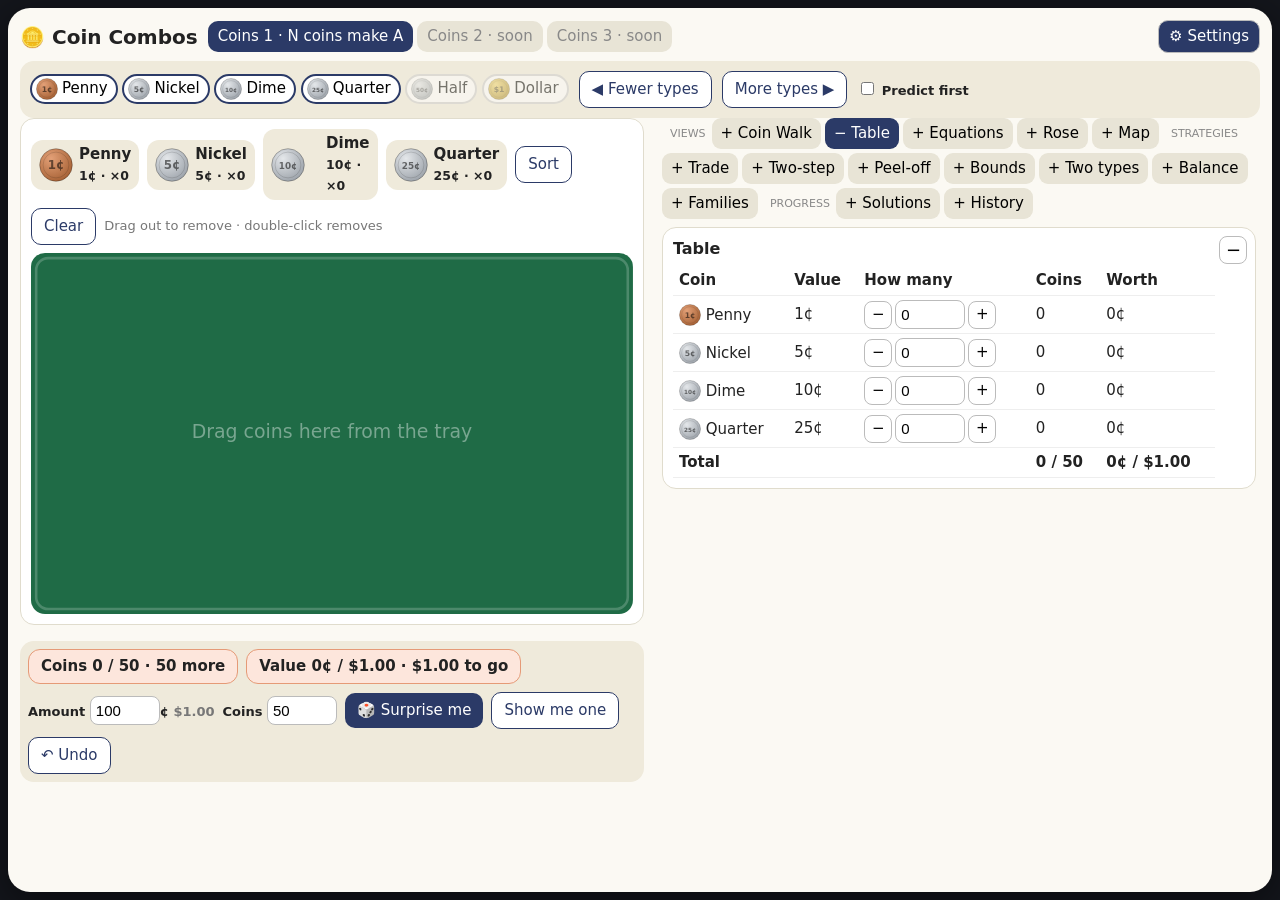
<file: Archive/V2/index.html>
<!doctype html>
<html lang="en">
<head>
<meta charset="utf-8">
<meta name="viewport" content="width=device-width,initial-scale=1">
<title>Coins 01 — Coin Combos</title>
<link rel="stylesheet" href="css/style.css">
</head>
<body>
<svg width="0" height="0" style="position:absolute" aria-hidden="true"><defs id="defs"></defs></svg>
<div class="app">
  <div class="top">
    <h1>🪙 Coin Combos</h1>
    <div class="ptabs"><button class="on">Coins 1 · N coins make A</button><button disabled>Coins 2 · soon</button><button disabled>Coins 3 · soon</button></div>
    <button class="gear" id="gear" data-act="settings">⚙ Settings</button>
  </div>
  <div class="bar" id="bar"></div>
  <div class="main">
    <div class="left">
      <div class="card tt"><div class="tray" id="tray" style="margin:0 0 8px"></div><svg id="tt" viewBox="0 0 700 420"></svg></div>
      <div id="predict"></div>
      <div class="actions"><div class="status" id="status"></div><span id="actions" style="display:contents"></span></div>
    </div>
    <div class="right">
      <div class="tabs" id="tabs"></div>
      <div id="panels"></div>
    </div>
  </div>
</div>
<div class="tip" id="tip"></div>

<script src="js/core.js"></script>
<script src="js/table.js"></script>
<script src="js/views.js"></script>
<script src="js/strategies.js"></script>
<script src="js/app.js"></script>
</body>
</html>
</file>
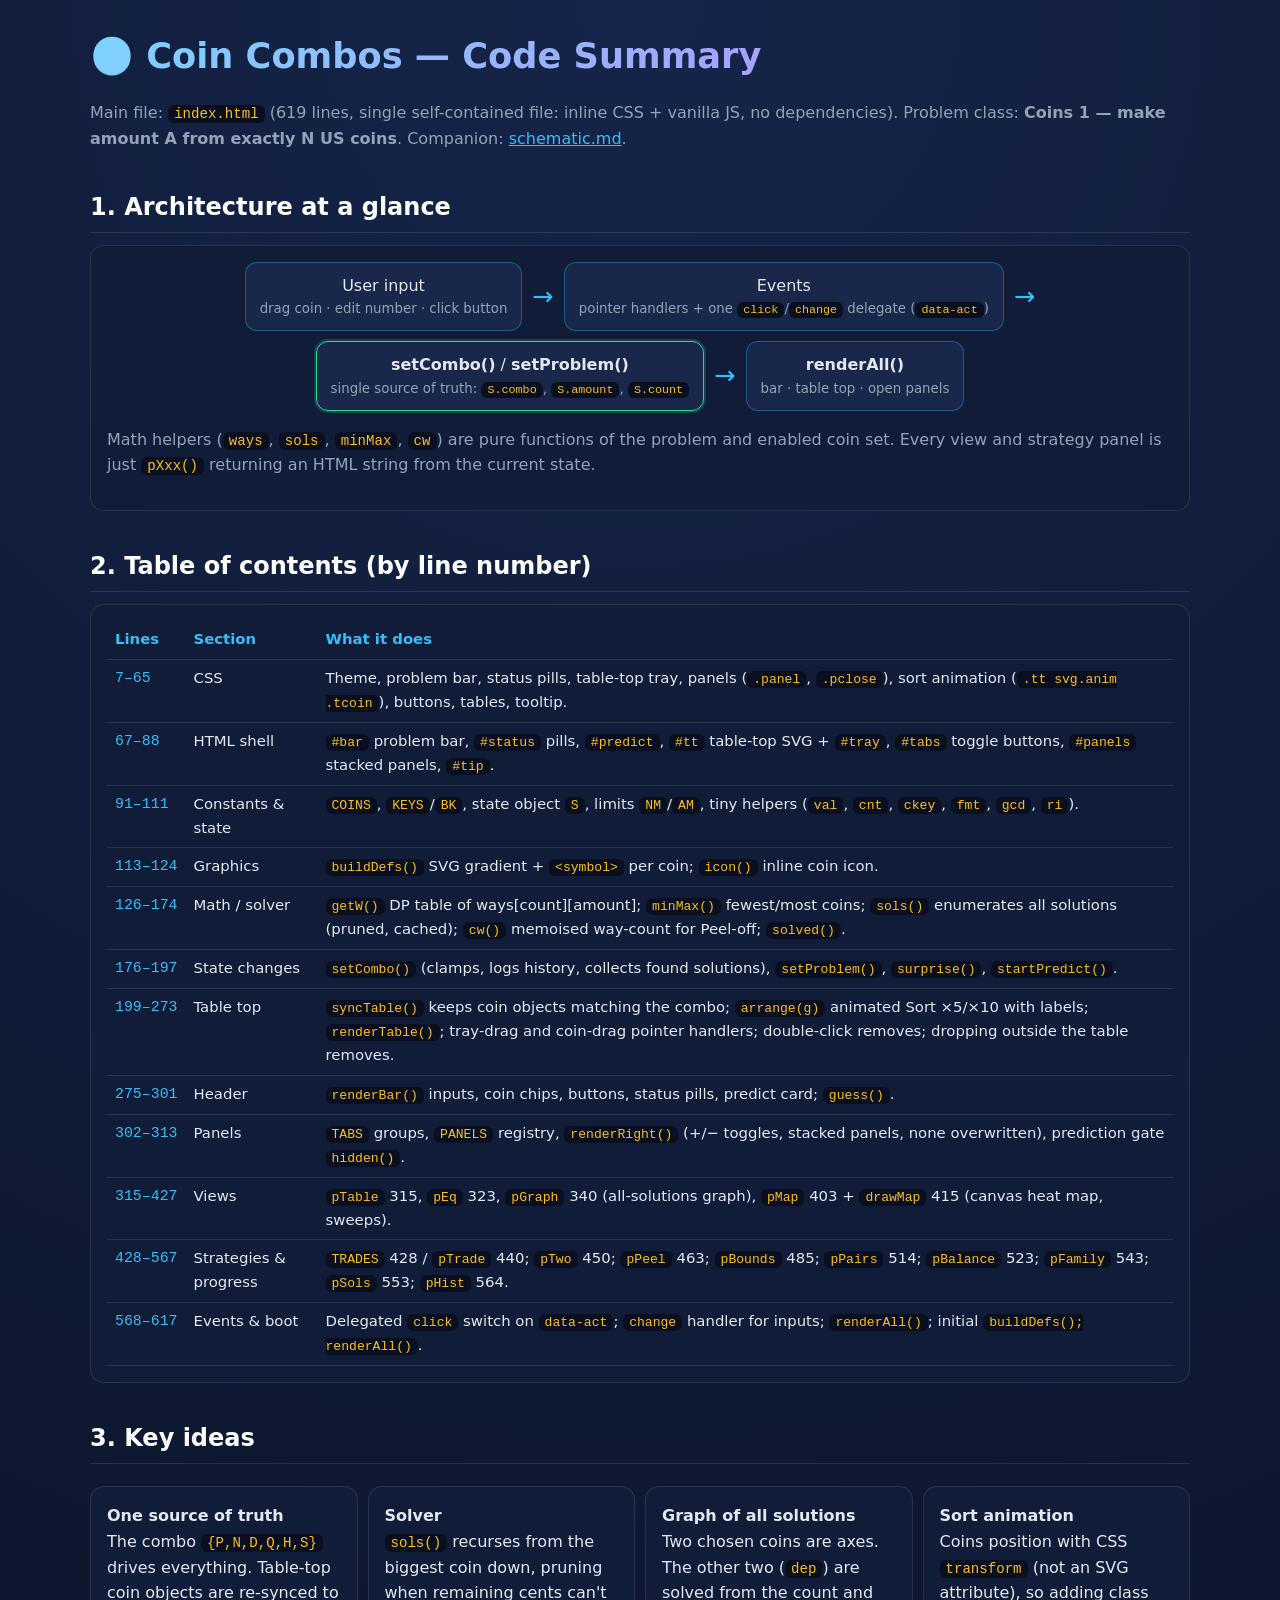
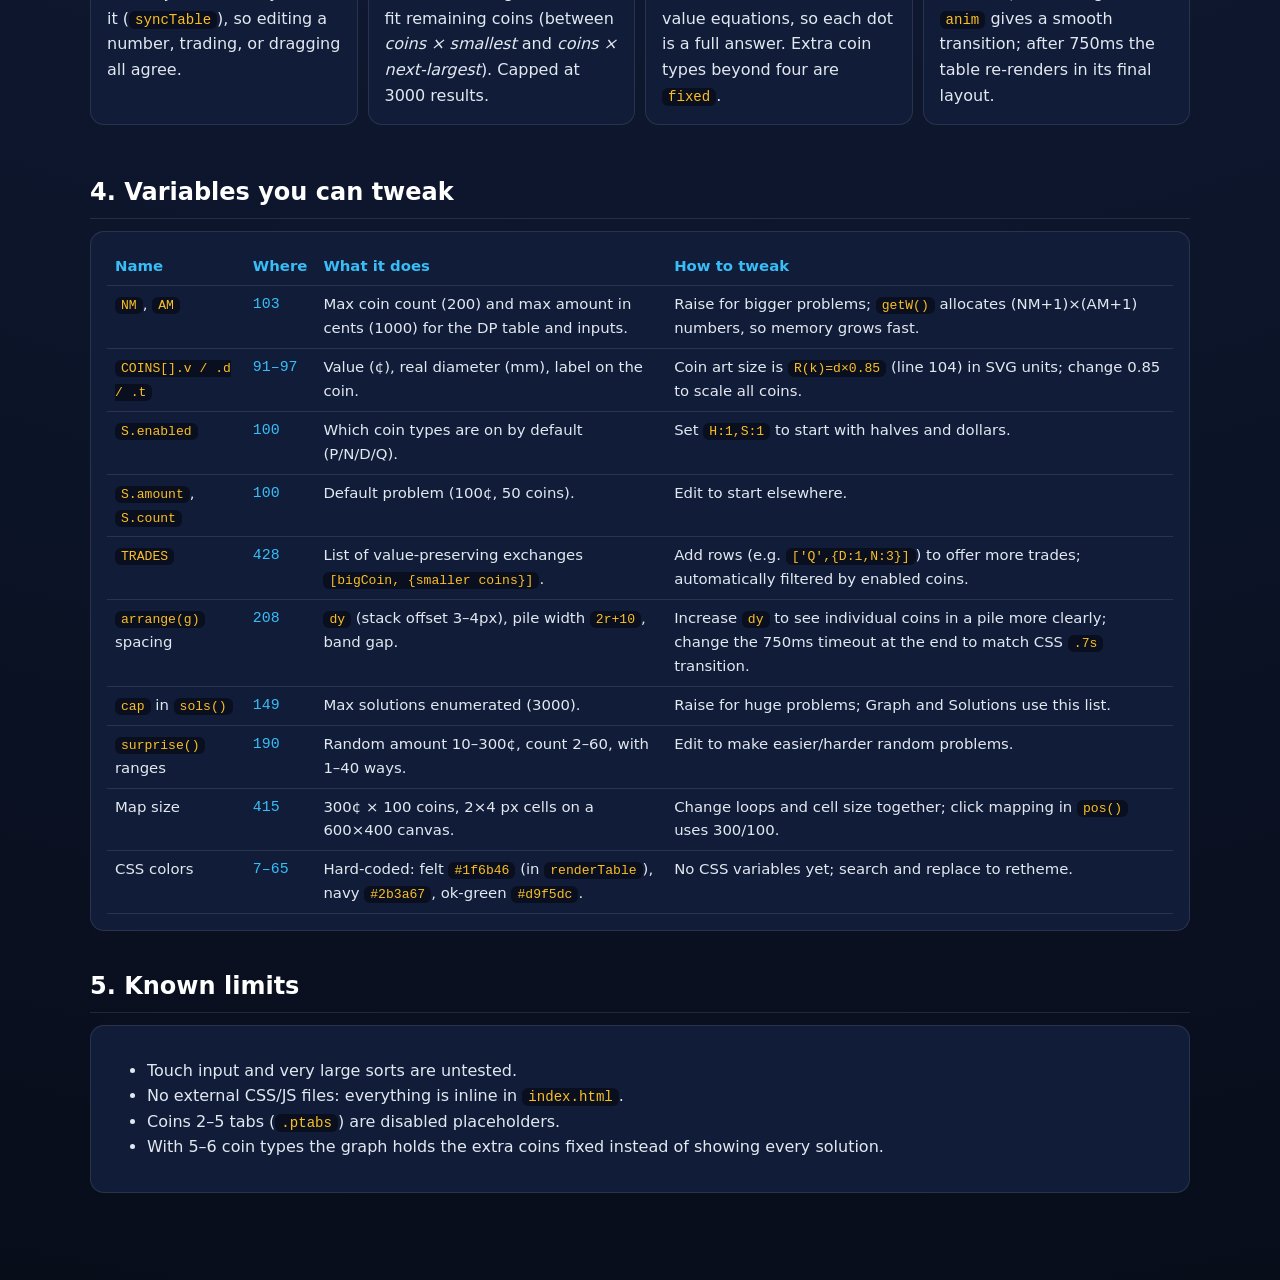
<file: Archive/V1/index_summary.html>
<!doctype html>
<html lang="en">
<head>
<meta charset="utf-8">
<meta name="viewport" content="width=device-width, initial-scale=1">
<title>Coin Combos — Code Architecture & Summary</title>
<style>
:root{--bg:#0b1329;--card:#111d38;--acc:#38bdf8;--text:#e2e8f0;--mut:#94a3b8;--bd:rgba(255,255,255,.1);--ok:#34d399;--warn:#fbbf24}
*{box-sizing:border-box}
body{margin:0;background:radial-gradient(circle at 50% 0,#152449,#080d1a);color:var(--text);font:16px/1.6 system-ui,Segoe UI,sans-serif;padding:28px 18px 80px}
.c{max-width:1100px;margin:0 auto}
h1{font-size:2.2rem;margin:0 0 4px;background:linear-gradient(135deg,#7dd3fc,#c084fc);-webkit-background-clip:text;-webkit-text-fill-color:transparent}
h2{margin:36px 0 10px;color:#fff;border-bottom:1px solid var(--bd);padding-bottom:6px}
.sub{color:var(--mut)}
.card{background:var(--card);border:1px solid var(--bd);border-radius:14px;padding:16px;margin:12px 0}
table{border-collapse:collapse;width:100%;font-size:.93rem}
th,td{border-bottom:1px solid var(--bd);padding:7px 8px;text-align:left;vertical-align:top}
th{color:var(--acc)}
code{background:#090f1f;border-radius:6px;padding:1px 6px;color:#fbbf24;font-size:.88em}
.ln{font-family:ui-monospace,Consolas,monospace;color:var(--acc);white-space:nowrap}
a{color:var(--acc)}
.flow{display:flex;flex-wrap:wrap;gap:10px;align-items:stretch;justify-content:center}
.box{background:#18274a;border:1px solid rgba(56,189,248,.35);border-radius:12px;padding:10px 14px;min-width:150px;text-align:center}
.box small{display:block;color:var(--mut)}
.arr{align-self:center;font-size:1.6rem;color:var(--acc)}
.core{border-color:var(--ok);box-shadow:0 0 0 2px rgba(52,211,153,.2)}
.grid{display:grid;grid-template-columns:repeat(auto-fit,minmax(240px,1fr));gap:10px}
</style>
</head>
<body>
<div class="c">
<h1>🪙 Coin Combos — Code Summary</h1>
<p class="sub">Main file: <code>index.html</code> (619 lines, single self-contained file: inline CSS + vanilla JS, no dependencies). Problem class: <b>Coins 1 — make amount A from exactly N US coins</b>. Companion: <a href="schematic.md">schematic.md</a>.</p>

<h2>1. Architecture at a glance</h2>
<div class="card">
<div class="flow">
 <div class="box">User input<small>drag coin · edit number · click button</small></div><div class="arr">→</div>
 <div class="box">Events<small>pointer handlers + one <code>click</code>/<code>change</code> delegate (<code>data-act</code>)</small></div><div class="arr">→</div>
 <div class="box core"><b>setCombo()</b> / <b>setProblem()</b><small>single source of truth: <code>S.combo</code>, <code>S.amount</code>, <code>S.count</code></small></div><div class="arr">→</div>
 <div class="box"><b>renderAll()</b><small>bar · table top · open panels</small></div>
</div>
<p class="sub">Math helpers (<code>ways</code>, <code>sols</code>, <code>minMax</code>, <code>cw</code>) are pure functions of the problem and enabled coin set. Every view and strategy panel is just <code>pXxx()</code> returning an HTML string from the current state.</p>
</div>

<h2>2. Table of contents (by line number)</h2>
<div class="card"><table>
<tr><th>Lines</th><th>Section</th><th>What it does</th></tr>
<tr><td class="ln">7–65</td><td>CSS</td><td>Theme, problem bar, status pills, table-top tray, panels (<code>.panel</code>, <code>.pclose</code>), sort animation (<code>.tt svg.anim .tcoin</code>), buttons, tables, tooltip.</td></tr>
<tr><td class="ln">67–88</td><td>HTML shell</td><td><code>#bar</code> problem bar, <code>#status</code> pills, <code>#predict</code>, <code>#tt</code> table-top SVG + <code>#tray</code>, <code>#tabs</code> toggle buttons, <code>#panels</code> stacked panels, <code>#tip</code>.</td></tr>
<tr><td class="ln">91–111</td><td>Constants &amp; state</td><td><code>COINS</code>, <code>KEYS</code>/<code>BK</code>, state object <code>S</code>, limits <code>NM</code>/<code>AM</code>, tiny helpers (<code>val</code>, <code>cnt</code>, <code>ckey</code>, <code>fmt</code>, <code>gcd</code>, <code>ri</code>).</td></tr>
<tr><td class="ln">113–124</td><td>Graphics</td><td><code>buildDefs()</code> SVG gradient + <code>&lt;symbol&gt;</code> per coin; <code>icon()</code> inline coin icon.</td></tr>
<tr><td class="ln">126–174</td><td>Math / solver</td><td><code>getW()</code> DP table of ways[count][amount]; <code>minMax()</code> fewest/most coins; <code>sols()</code> enumerates all solutions (pruned, cached); <code>cw()</code> memoised way-count for Peel-off; <code>solved()</code>.</td></tr>
<tr><td class="ln">176–197</td><td>State changes</td><td><code>setCombo()</code> (clamps, logs history, collects found solutions), <code>setProblem()</code>, <code>surprise()</code>, <code>startPredict()</code>.</td></tr>
<tr><td class="ln">199–273</td><td>Table top</td><td><code>syncTable()</code> keeps coin objects matching the combo; <code>arrange(g)</code> animated Sort ×5/×10 with labels; <code>renderTable()</code>; tray-drag and coin-drag pointer handlers; double-click removes; dropping outside the table removes.</td></tr>
<tr><td class="ln">275–301</td><td>Header</td><td><code>renderBar()</code> inputs, coin chips, buttons, status pills, predict card; <code>guess()</code>.</td></tr>
<tr><td class="ln">302–313</td><td>Panels</td><td><code>TABS</code> groups, <code>PANELS</code> registry, <code>renderRight()</code> (+/− toggles, stacked panels, none overwritten), prediction gate <code>hidden()</code>.</td></tr>
<tr><td class="ln">315–427</td><td>Views</td><td><code>pTable</code> 315, <code>pEq</code> 323, <code>pGraph</code> 340 (all-solutions graph), <code>pMap</code> 403 + <code>drawMap</code> 415 (canvas heat map, sweeps).</td></tr>
<tr><td class="ln">428–567</td><td>Strategies &amp; progress</td><td><code>TRADES</code> 428 / <code>pTrade</code> 440; <code>pTwo</code> 450; <code>pPeel</code> 463; <code>pBounds</code> 485; <code>pPairs</code> 514; <code>pBalance</code> 523; <code>pFamily</code> 543; <code>pSols</code> 553; <code>pHist</code> 564.</td></tr>
<tr><td class="ln">568–617</td><td>Events &amp; boot</td><td>Delegated <code>click</code> switch on <code>data-act</code>; <code>change</code> handler for inputs; <code>renderAll()</code>; initial <code>buildDefs(); renderAll()</code>.</td></tr>
</table></div>

<h2>3. Key ideas</h2>
<div class="grid">
<div class="card"><b>One source of truth</b><br>The combo <code>{P,N,D,Q,H,S}</code> drives everything. Table-top coin objects are re-synced to it (<code>syncTable</code>), so editing a number, trading, or dragging all agree.</div>
<div class="card"><b>Solver</b><br><code>sols()</code> recurses from the biggest coin down, pruning when remaining cents can't fit remaining coins (between <i>coins × smallest</i> and <i>coins × next-largest</i>). Capped at 3000 results.</div>
<div class="card"><b>Graph of all solutions</b><br>Two chosen coins are axes. The other two (<code>dep</code>) are solved from the count and value equations, so each dot is a full answer. Extra coin types beyond four are <code>fixed</code>.</div>
<div class="card"><b>Sort animation</b><br>Coins position with CSS <code>transform</code> (not an SVG attribute), so adding class <code>anim</code> gives a smooth transition; after 750ms the table re-renders in its final layout.</div>
</div>

<h2>4. Variables you can tweak</h2>
<div class="card"><table>
<tr><th>Name</th><th>Where</th><th>What it does</th><th>How to tweak</th></tr>
<tr><td><code>NM</code>, <code>AM</code></td><td class="ln">103</td><td>Max coin count (200) and max amount in cents (1000) for the DP table and inputs.</td><td>Raise for bigger problems; <code>getW()</code> allocates (NM+1)×(AM+1) numbers, so memory grows fast.</td></tr>
<tr><td><code>COINS[].v / .d / .t</code></td><td class="ln">91–97</td><td>Value (¢), real diameter (mm), label on the coin.</td><td>Coin art size is <code>R(k)=d×0.85</code> (line 104) in SVG units; change 0.85 to scale all coins.</td></tr>
<tr><td><code>S.enabled</code></td><td class="ln">100</td><td>Which coin types are on by default (P/N/D/Q).</td><td>Set <code>H:1,S:1</code> to start with halves and dollars.</td></tr>
<tr><td><code>S.amount</code>, <code>S.count</code></td><td class="ln">100</td><td>Default problem (100¢, 50 coins).</td><td>Edit to start elsewhere.</td></tr>
<tr><td><code>TRADES</code></td><td class="ln">428</td><td>List of value-preserving exchanges <code>[bigCoin, {smaller coins}]</code>.</td><td>Add rows (e.g. <code>['Q',{D:1,N:3}]</code>) to offer more trades; automatically filtered by enabled coins.</td></tr>
<tr><td><code>arrange(g)</code> spacing</td><td class="ln">208</td><td><code>dy</code> (stack offset 3–4px), pile width <code>2r+10</code>, band gap.</td><td>Increase <code>dy</code> to see individual coins in a pile more clearly; change the 750ms timeout at the end to match CSS <code>.7s</code> transition.</td></tr>
<tr><td><code>cap</code> in <code>sols()</code></td><td class="ln">149</td><td>Max solutions enumerated (3000).</td><td>Raise for huge problems; Graph and Solutions use this list.</td></tr>
<tr><td><code>surprise()</code> ranges</td><td class="ln">190</td><td>Random amount 10–300¢, count 2–60, with 1–40 ways.</td><td>Edit to make easier/harder random problems.</td></tr>
<tr><td>Map size</td><td class="ln">415</td><td>300¢ × 100 coins, 2×4 px cells on a 600×400 canvas.</td><td>Change loops and cell size together; click mapping in <code>pos()</code> uses 300/100.</td></tr>
<tr><td>CSS colors</td><td class="ln">7–65</td><td>Hard-coded: felt <code>#1f6b46</code> (in <code>renderTable</code>), navy <code>#2b3a67</code>, ok-green <code>#d9f5dc</code>.</td><td>No CSS variables yet; search and replace to retheme.</td></tr>
</table></div>

<h2>5. Known limits</h2>
<div class="card"><ul>
<li>Touch input and very large sorts are untested.</li>
<li>No external CSS/JS files: everything is inline in <code>index.html</code>.</li>
<li>Coins 2–5 tabs (<code>.ptabs</code>) are disabled placeholders.</li>
<li>With 5–6 coin types the graph holds the extra coins fixed instead of showing every solution.</li>
</ul></div>
</div>
</body>
</html>
</file>
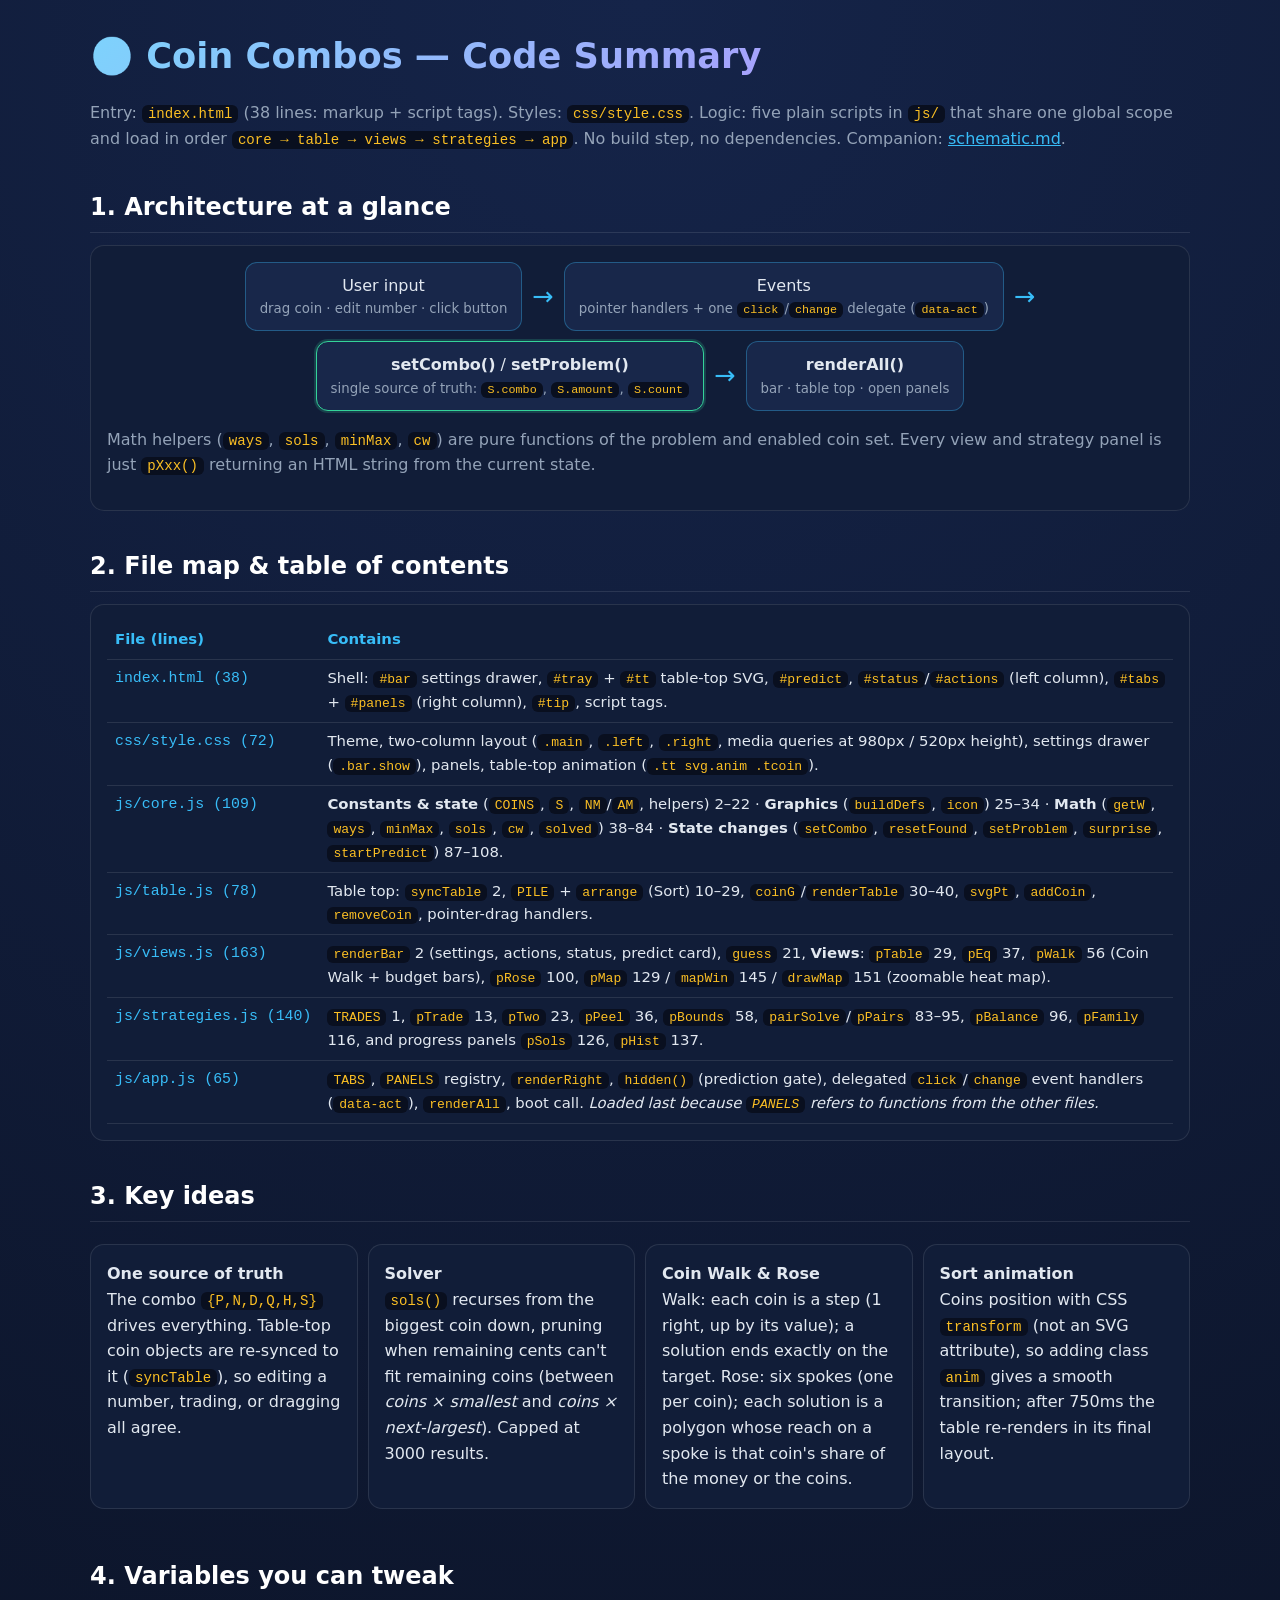
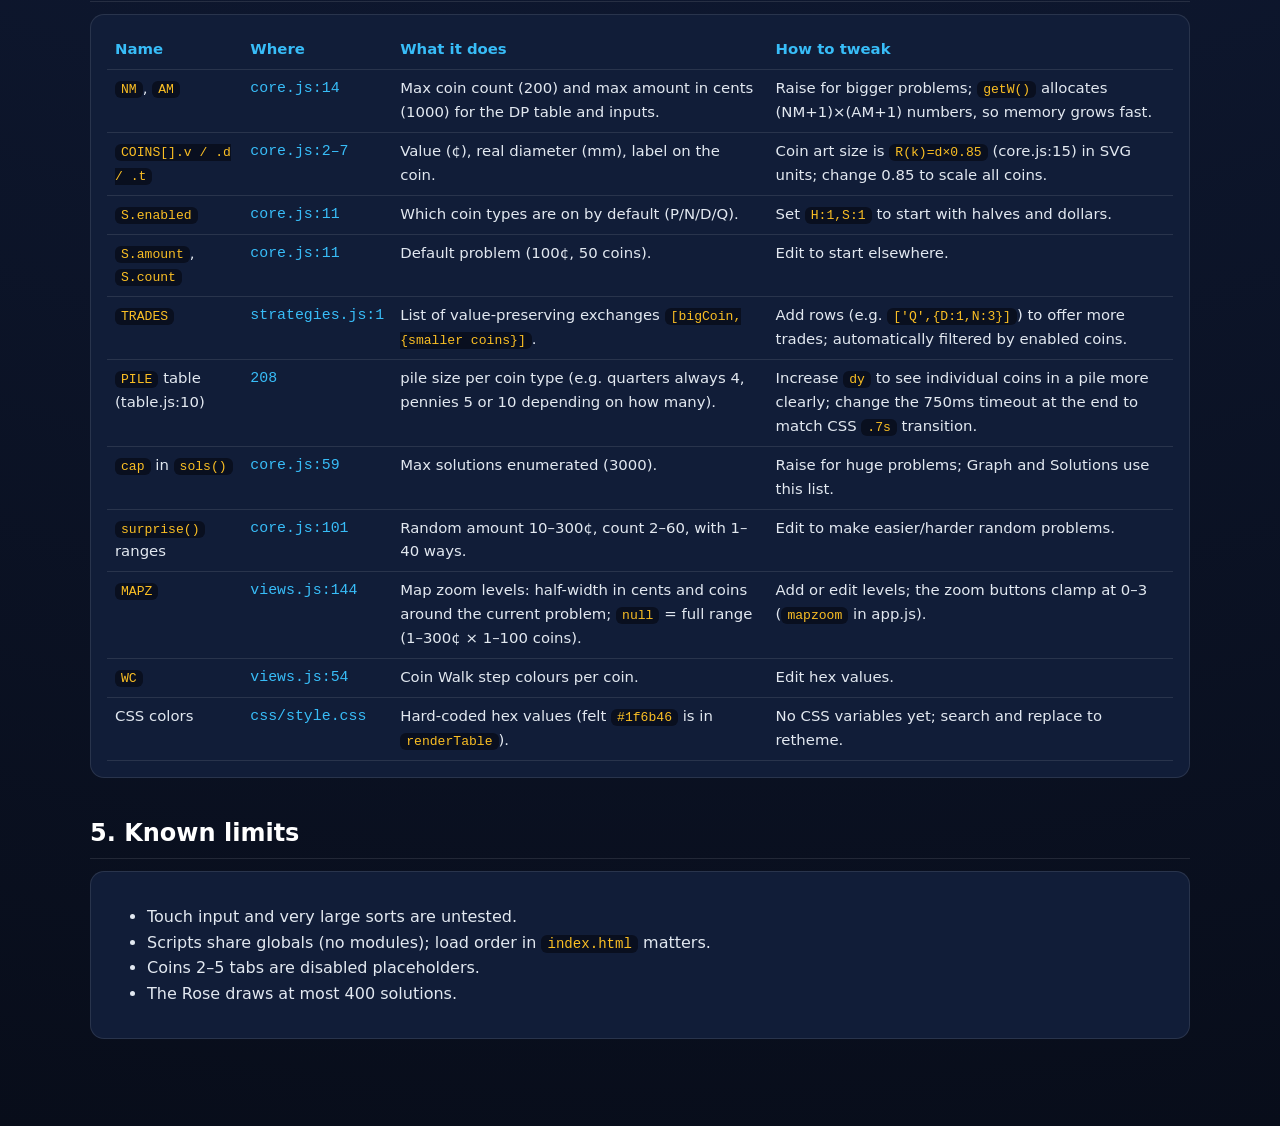
<file: Archive/V2/index_summary.html>
<!doctype html>
<html lang="en">
<head>
<meta charset="utf-8">
<meta name="viewport" content="width=device-width, initial-scale=1">
<title>Coin Combos — Code Architecture & Summary</title>
<style>
:root{--bg:#0b1329;--card:#111d38;--acc:#38bdf8;--text:#e2e8f0;--mut:#94a3b8;--bd:rgba(255,255,255,.1);--ok:#34d399;--warn:#fbbf24}
*{box-sizing:border-box}
body{margin:0;background:radial-gradient(circle at 50% 0,#152449,#080d1a);color:var(--text);font:16px/1.6 system-ui,Segoe UI,sans-serif;padding:28px 18px 80px}
.c{max-width:1100px;margin:0 auto}
h1{font-size:2.2rem;margin:0 0 4px;background:linear-gradient(135deg,#7dd3fc,#c084fc);-webkit-background-clip:text;-webkit-text-fill-color:transparent}
h2{margin:36px 0 10px;color:#fff;border-bottom:1px solid var(--bd);padding-bottom:6px}
.sub{color:var(--mut)}
.card{background:var(--card);border:1px solid var(--bd);border-radius:14px;padding:16px;margin:12px 0}
table{border-collapse:collapse;width:100%;font-size:.93rem}
th,td{border-bottom:1px solid var(--bd);padding:7px 8px;text-align:left;vertical-align:top}
th{color:var(--acc)}
code{background:#090f1f;border-radius:6px;padding:1px 6px;color:#fbbf24;font-size:.88em}
.ln{font-family:ui-monospace,Consolas,monospace;color:var(--acc);white-space:nowrap}
a{color:var(--acc)}
.flow{display:flex;flex-wrap:wrap;gap:10px;align-items:stretch;justify-content:center}
.box{background:#18274a;border:1px solid rgba(56,189,248,.35);border-radius:12px;padding:10px 14px;min-width:150px;text-align:center}
.box small{display:block;color:var(--mut)}
.arr{align-self:center;font-size:1.6rem;color:var(--acc)}
.core{border-color:var(--ok);box-shadow:0 0 0 2px rgba(52,211,153,.2)}
.grid{display:grid;grid-template-columns:repeat(auto-fit,minmax(240px,1fr));gap:10px}
</style>
</head>
<body>
<div class="c">
<h1>🪙 Coin Combos — Code Summary</h1>
<p class="sub">Entry: <code>index.html</code> (38 lines: markup + script tags). Styles: <code>css/style.css</code>. Logic: five plain scripts in <code>js/</code> that share one global scope and load in order <code>core → table → views → strategies → app</code>. No build step, no dependencies. Companion: <a href="schematic.md">schematic.md</a>.</p>

<h2>1. Architecture at a glance</h2>
<div class="card">
<div class="flow">
 <div class="box">User input<small>drag coin · edit number · click button</small></div><div class="arr">→</div>
 <div class="box">Events<small>pointer handlers + one <code>click</code>/<code>change</code> delegate (<code>data-act</code>)</small></div><div class="arr">→</div>
 <div class="box core"><b>setCombo()</b> / <b>setProblem()</b><small>single source of truth: <code>S.combo</code>, <code>S.amount</code>, <code>S.count</code></small></div><div class="arr">→</div>
 <div class="box"><b>renderAll()</b><small>bar · table top · open panels</small></div>
</div>
<p class="sub">Math helpers (<code>ways</code>, <code>sols</code>, <code>minMax</code>, <code>cw</code>) are pure functions of the problem and enabled coin set. Every view and strategy panel is just <code>pXxx()</code> returning an HTML string from the current state.</p>
</div>

<h2>2. File map &amp; table of contents</h2>
<div class="card"><table>
<tr><th>File (lines)</th><th>Contains</th></tr>
<tr><td class="ln">index.html (38)</td><td>Shell: <code>#bar</code> settings drawer, <code>#tray</code> + <code>#tt</code> table-top SVG, <code>#predict</code>, <code>#status</code>/<code>#actions</code> (left column), <code>#tabs</code> + <code>#panels</code> (right column), <code>#tip</code>, script tags.</td></tr>
<tr><td class="ln">css/style.css (72)</td><td>Theme, two-column layout (<code>.main</code>, <code>.left</code>, <code>.right</code>, media queries at 980px / 520px height), settings drawer (<code>.bar.show</code>), panels, table-top animation (<code>.tt svg.anim .tcoin</code>).</td></tr>
<tr><td class="ln">js/core.js (109)</td><td><b>Constants &amp; state</b> (<code>COINS</code>, <code>S</code>, <code>NM</code>/<code>AM</code>, helpers) 2–22 · <b>Graphics</b> (<code>buildDefs</code>, <code>icon</code>) 25–34 · <b>Math</b> (<code>getW</code>, <code>ways</code>, <code>minMax</code>, <code>sols</code>, <code>cw</code>, <code>solved</code>) 38–84 · <b>State changes</b> (<code>setCombo</code>, <code>resetFound</code>, <code>setProblem</code>, <code>surprise</code>, <code>startPredict</code>) 87–108.</td></tr>
<tr><td class="ln">js/table.js (78)</td><td>Table top: <code>syncTable</code> 2, <code>PILE</code> + <code>arrange</code> (Sort) 10–29, <code>coinG</code>/<code>renderTable</code> 30–40, <code>svgPt</code>, <code>addCoin</code>, <code>removeCoin</code>, pointer-drag handlers.</td></tr>
<tr><td class="ln">js/views.js (163)</td><td><code>renderBar</code> 2 (settings, actions, status, predict card), <code>guess</code> 21, <b>Views</b>: <code>pTable</code> 29, <code>pEq</code> 37, <code>pWalk</code> 56 (Coin Walk + budget bars), <code>pRose</code> 100, <code>pMap</code> 129 / <code>mapWin</code> 145 / <code>drawMap</code> 151 (zoomable heat map).</td></tr>
<tr><td class="ln">js/strategies.js (140)</td><td><code>TRADES</code> 1, <code>pTrade</code> 13, <code>pTwo</code> 23, <code>pPeel</code> 36, <code>pBounds</code> 58, <code>pairSolve</code>/<code>pPairs</code> 83–95, <code>pBalance</code> 96, <code>pFamily</code> 116, and progress panels <code>pSols</code> 126, <code>pHist</code> 137.</td></tr>
<tr><td class="ln">js/app.js (65)</td><td><code>TABS</code>, <code>PANELS</code> registry, <code>renderRight</code>, <code>hidden()</code> (prediction gate), delegated <code>click</code>/<code>change</code> event handlers (<code>data-act</code>), <code>renderAll</code>, boot call. <i>Loaded last because <code>PANELS</code> refers to functions from the other files.</i></td></tr>
</table></div>

<h2>3. Key ideas</h2>
<div class="grid">
<div class="card"><b>One source of truth</b><br>The combo <code>{P,N,D,Q,H,S}</code> drives everything. Table-top coin objects are re-synced to it (<code>syncTable</code>), so editing a number, trading, or dragging all agree.</div>
<div class="card"><b>Solver</b><br><code>sols()</code> recurses from the biggest coin down, pruning when remaining cents can't fit remaining coins (between <i>coins × smallest</i> and <i>coins × next-largest</i>). Capped at 3000 results.</div>
<div class="card"><b>Coin Walk &amp; Rose</b><br>Walk: each coin is a step (1 right, up by its value); a solution ends exactly on the target. Rose: six spokes (one per coin); each solution is a polygon whose reach on a spoke is that coin's share of the money or the coins.</div>
<div class="card"><b>Sort animation</b><br>Coins position with CSS <code>transform</code> (not an SVG attribute), so adding class <code>anim</code> gives a smooth transition; after 750ms the table re-renders in its final layout.</div>
</div>

<h2>4. Variables you can tweak</h2>
<div class="card"><table>
<tr><th>Name</th><th>Where</th><th>What it does</th><th>How to tweak</th></tr>
<tr><td><code>NM</code>, <code>AM</code></td><td class="ln">core.js:14</td><td>Max coin count (200) and max amount in cents (1000) for the DP table and inputs.</td><td>Raise for bigger problems; <code>getW()</code> allocates (NM+1)×(AM+1) numbers, so memory grows fast.</td></tr>
<tr><td><code>COINS[].v / .d / .t</code></td><td class="ln">core.js:2–7</td><td>Value (¢), real diameter (mm), label on the coin.</td><td>Coin art size is <code>R(k)=d×0.85</code> (core.js:15) in SVG units; change 0.85 to scale all coins.</td></tr>
<tr><td><code>S.enabled</code></td><td class="ln">core.js:11</td><td>Which coin types are on by default (P/N/D/Q).</td><td>Set <code>H:1,S:1</code> to start with halves and dollars.</td></tr>
<tr><td><code>S.amount</code>, <code>S.count</code></td><td class="ln">core.js:11</td><td>Default problem (100¢, 50 coins).</td><td>Edit to start elsewhere.</td></tr>
<tr><td><code>TRADES</code></td><td class="ln">strategies.js:1</td><td>List of value-preserving exchanges <code>[bigCoin, {smaller coins}]</code>.</td><td>Add rows (e.g. <code>['Q',{D:1,N:3}]</code>) to offer more trades; automatically filtered by enabled coins.</td></tr>
<tr><td><code>PILE</code> table (table.js:10)</td><td class="ln">208</td><td>pile size per coin type (e.g. quarters always 4, pennies 5 or 10 depending on how many).</td><td>Increase <code>dy</code> to see individual coins in a pile more clearly; change the 750ms timeout at the end to match CSS <code>.7s</code> transition.</td></tr>
<tr><td><code>cap</code> in <code>sols()</code></td><td class="ln">core.js:59</td><td>Max solutions enumerated (3000).</td><td>Raise for huge problems; Graph and Solutions use this list.</td></tr>
<tr><td><code>surprise()</code> ranges</td><td class="ln">core.js:101</td><td>Random amount 10–300¢, count 2–60, with 1–40 ways.</td><td>Edit to make easier/harder random problems.</td></tr>
<tr><td><code>MAPZ</code></td><td class="ln">views.js:144</td><td>Map zoom levels: half-width in cents and coins around the current problem; <code>null</code> = full range (1–300¢ × 1–100 coins).</td><td>Add or edit levels; the zoom buttons clamp at 0–3 (<code>mapzoom</code> in app.js).</td></tr>
<tr><td><code>WC</code></td><td class="ln">views.js:54</td><td>Coin Walk step colours per coin.</td><td>Edit hex values.</td></tr><tr><td>CSS colors</td><td class="ln">css/style.css</td><td>Hard-coded hex values (felt <code>#1f6b46</code> is in <code>renderTable</code>).</td><td>No CSS variables yet; search and replace to retheme.</td></tr>
</table></div>

<h2>5. Known limits</h2>
<div class="card"><ul>
<li>Touch input and very large sorts are untested.</li>
<li>Scripts share globals (no modules); load order in <code>index.html</code> matters.</li>
<li>Coins 2–5 tabs are disabled placeholders.</li>
<li>The Rose draws at most 400 solutions.</li>
</ul></div>
</div>
</body>
</html>
</file>
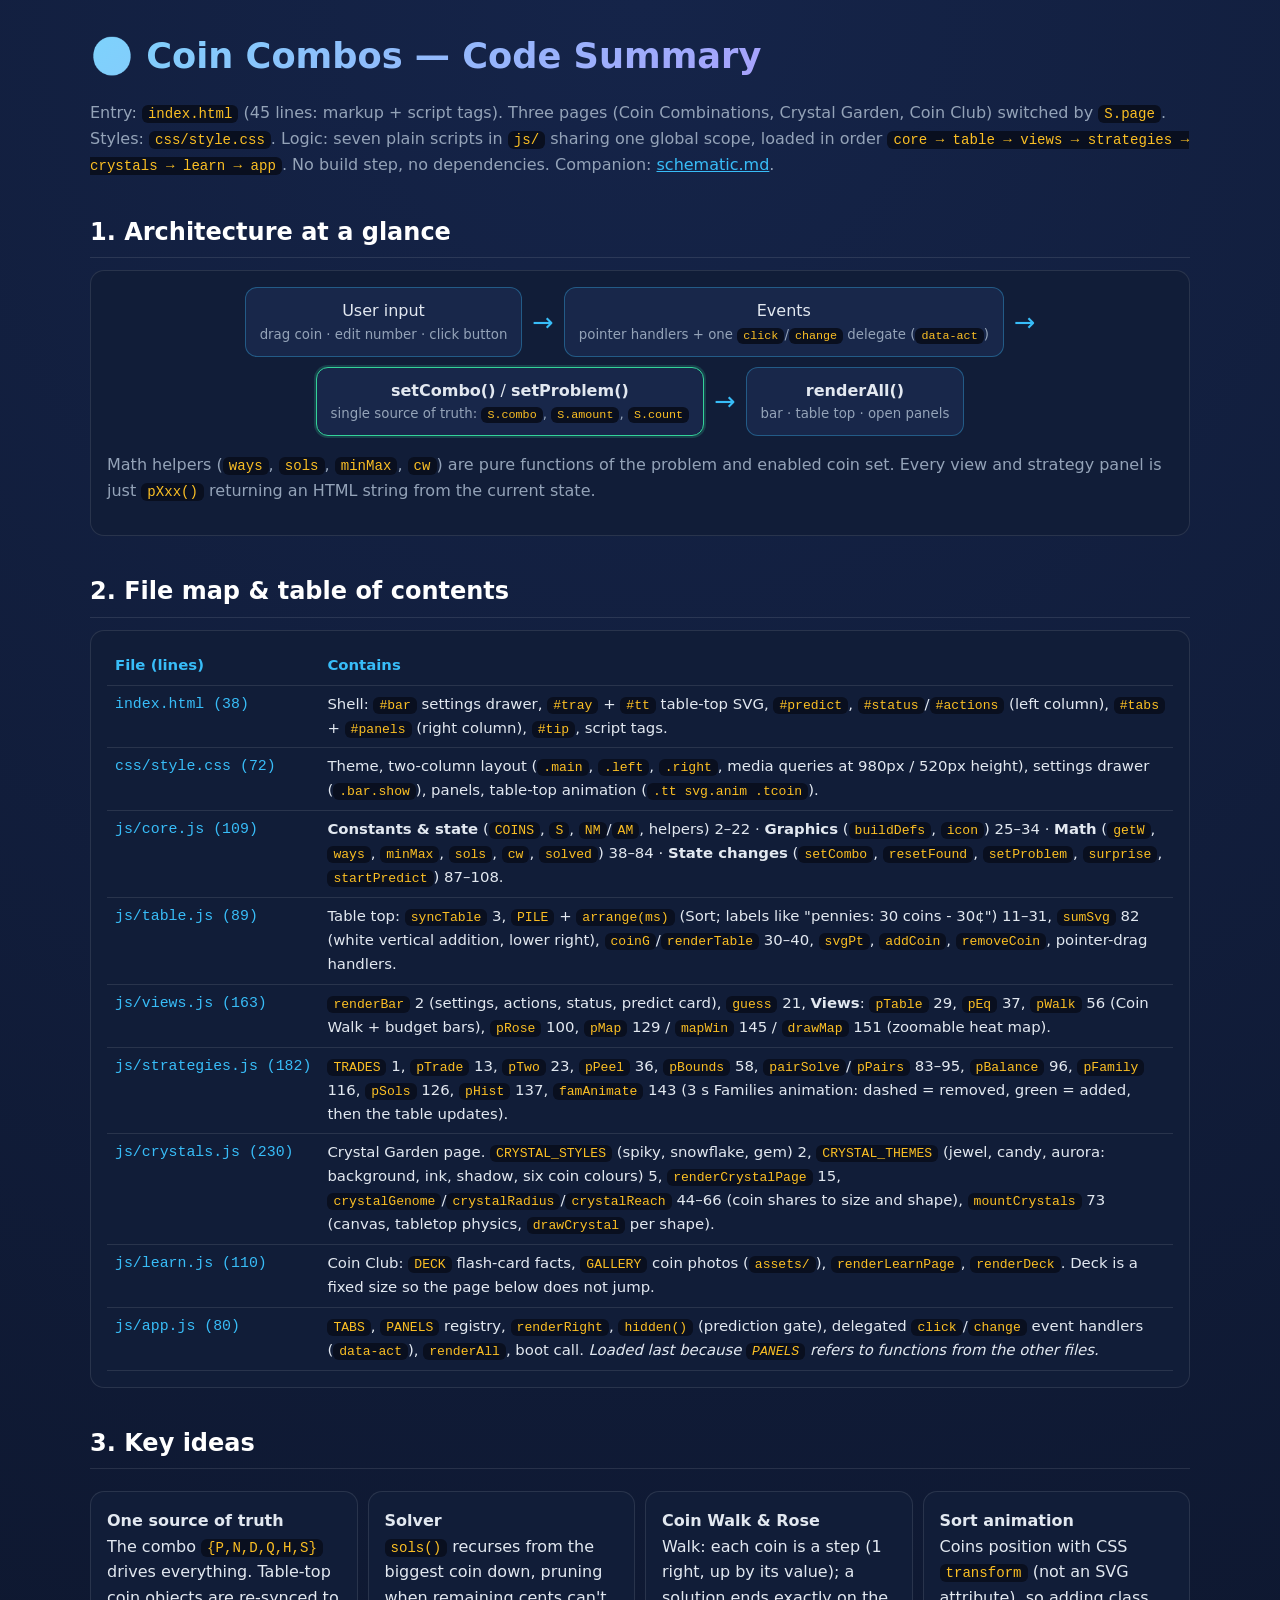
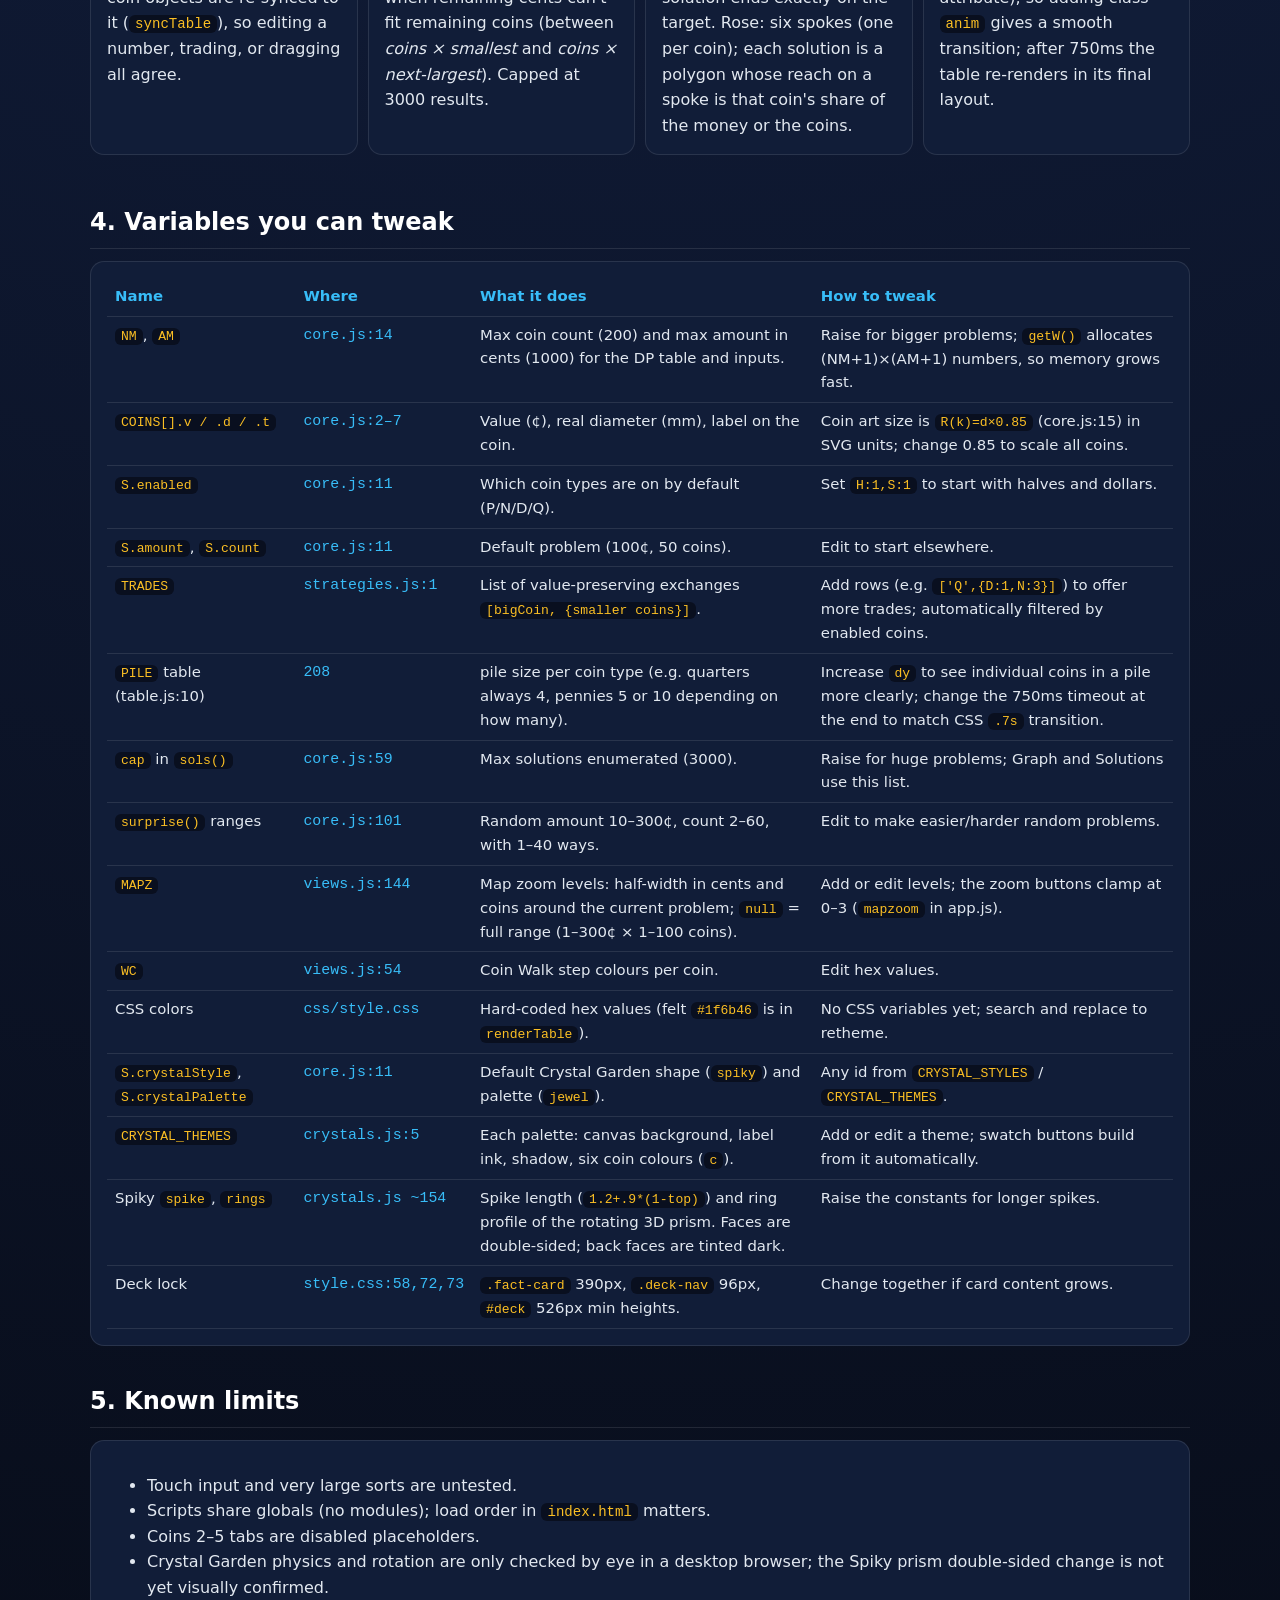
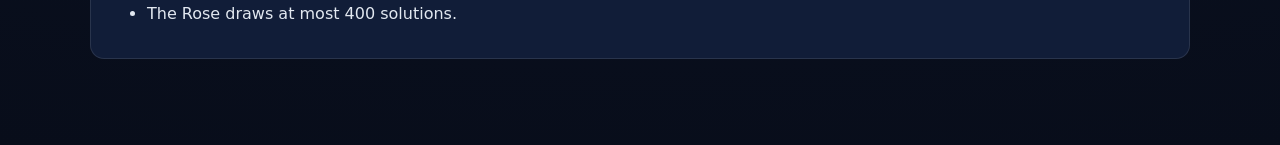
<file: Archive/V4/index_summary.html>
<!doctype html>
<html lang="en">
<head>
<meta charset="utf-8">
<meta name="viewport" content="width=device-width, initial-scale=1">
<title>Coin Combos — Code Architecture & Summary</title>
<style>
:root{--bg:#0b1329;--card:#111d38;--acc:#38bdf8;--text:#e2e8f0;--mut:#94a3b8;--bd:rgba(255,255,255,.1);--ok:#34d399;--warn:#fbbf24}
*{box-sizing:border-box}
body{margin:0;background:radial-gradient(circle at 50% 0,#152449,#080d1a);color:var(--text);font:16px/1.6 system-ui,Segoe UI,sans-serif;padding:28px 18px 80px}
.c{max-width:1100px;margin:0 auto}
h1{font-size:2.2rem;margin:0 0 4px;background:linear-gradient(135deg,#7dd3fc,#c084fc);-webkit-background-clip:text;-webkit-text-fill-color:transparent}
h2{margin:36px 0 10px;color:#fff;border-bottom:1px solid var(--bd);padding-bottom:6px}
.sub{color:var(--mut)}
.card{background:var(--card);border:1px solid var(--bd);border-radius:14px;padding:16px;margin:12px 0}
table{border-collapse:collapse;width:100%;font-size:.93rem}
th,td{border-bottom:1px solid var(--bd);padding:7px 8px;text-align:left;vertical-align:top}
th{color:var(--acc)}
code{background:#090f1f;border-radius:6px;padding:1px 6px;color:#fbbf24;font-size:.88em}
.ln{font-family:ui-monospace,Consolas,monospace;color:var(--acc);white-space:nowrap}
a{color:var(--acc)}
.flow{display:flex;flex-wrap:wrap;gap:10px;align-items:stretch;justify-content:center}
.box{background:#18274a;border:1px solid rgba(56,189,248,.35);border-radius:12px;padding:10px 14px;min-width:150px;text-align:center}
.box small{display:block;color:var(--mut)}
.arr{align-self:center;font-size:1.6rem;color:var(--acc)}
.core{border-color:var(--ok);box-shadow:0 0 0 2px rgba(52,211,153,.2)}
.grid{display:grid;grid-template-columns:repeat(auto-fit,minmax(240px,1fr));gap:10px}
</style>
</head>
<body>
<div class="c">
<h1>🪙 Coin Combos — Code Summary</h1>
<p class="sub">Entry: <code>index.html</code> (45 lines: markup + script tags). Three pages (Coin Combinations, Crystal Garden, Coin Club) switched by <code>S.page</code>. Styles: <code>css/style.css</code>. Logic: seven plain scripts in <code>js/</code> sharing one global scope, loaded in order <code>core → table → views → strategies → crystals → learn → app</code>. No build step, no dependencies. Companion: <a href="schematic.md">schematic.md</a>.</p>

<h2>1. Architecture at a glance</h2>
<div class="card">
<div class="flow">
 <div class="box">User input<small>drag coin · edit number · click button</small></div><div class="arr">→</div>
 <div class="box">Events<small>pointer handlers + one <code>click</code>/<code>change</code> delegate (<code>data-act</code>)</small></div><div class="arr">→</div>
 <div class="box core"><b>setCombo()</b> / <b>setProblem()</b><small>single source of truth: <code>S.combo</code>, <code>S.amount</code>, <code>S.count</code></small></div><div class="arr">→</div>
 <div class="box"><b>renderAll()</b><small>bar · table top · open panels</small></div>
</div>
<p class="sub">Math helpers (<code>ways</code>, <code>sols</code>, <code>minMax</code>, <code>cw</code>) are pure functions of the problem and enabled coin set. Every view and strategy panel is just <code>pXxx()</code> returning an HTML string from the current state.</p>
</div>

<h2>2. File map &amp; table of contents</h2>
<div class="card"><table>
<tr><th>File (lines)</th><th>Contains</th></tr>
<tr><td class="ln">index.html (38)</td><td>Shell: <code>#bar</code> settings drawer, <code>#tray</code> + <code>#tt</code> table-top SVG, <code>#predict</code>, <code>#status</code>/<code>#actions</code> (left column), <code>#tabs</code> + <code>#panels</code> (right column), <code>#tip</code>, script tags.</td></tr>
<tr><td class="ln">css/style.css (72)</td><td>Theme, two-column layout (<code>.main</code>, <code>.left</code>, <code>.right</code>, media queries at 980px / 520px height), settings drawer (<code>.bar.show</code>), panels, table-top animation (<code>.tt svg.anim .tcoin</code>).</td></tr>
<tr><td class="ln">js/core.js (109)</td><td><b>Constants &amp; state</b> (<code>COINS</code>, <code>S</code>, <code>NM</code>/<code>AM</code>, helpers) 2–22 · <b>Graphics</b> (<code>buildDefs</code>, <code>icon</code>) 25–34 · <b>Math</b> (<code>getW</code>, <code>ways</code>, <code>minMax</code>, <code>sols</code>, <code>cw</code>, <code>solved</code>) 38–84 · <b>State changes</b> (<code>setCombo</code>, <code>resetFound</code>, <code>setProblem</code>, <code>surprise</code>, <code>startPredict</code>) 87–108.</td></tr>
<tr><td class="ln">js/table.js (89)</td><td>Table top: <code>syncTable</code> 3, <code>PILE</code> + <code>arrange(ms)</code> (Sort; labels like "pennies: 30 coins - 30¢") 11–31, <code>sumSvg</code> 82 (white vertical addition, lower right), <code>coinG</code>/<code>renderTable</code> 30–40, <code>svgPt</code>, <code>addCoin</code>, <code>removeCoin</code>, pointer-drag handlers.</td></tr>
<tr><td class="ln">js/views.js (163)</td><td><code>renderBar</code> 2 (settings, actions, status, predict card), <code>guess</code> 21, <b>Views</b>: <code>pTable</code> 29, <code>pEq</code> 37, <code>pWalk</code> 56 (Coin Walk + budget bars), <code>pRose</code> 100, <code>pMap</code> 129 / <code>mapWin</code> 145 / <code>drawMap</code> 151 (zoomable heat map).</td></tr>
<tr><td class="ln">js/strategies.js (182)</td><td><code>TRADES</code> 1, <code>pTrade</code> 13, <code>pTwo</code> 23, <code>pPeel</code> 36, <code>pBounds</code> 58, <code>pairSolve</code>/<code>pPairs</code> 83–95, <code>pBalance</code> 96, <code>pFamily</code> 116, <code>pSols</code> 126, <code>pHist</code> 137, <code>famAnimate</code> 143 (3 s Families animation: dashed = removed, green = added, then the table updates).</td></tr>
<tr><td class="ln">js/crystals.js (230)</td><td>Crystal Garden page. <code>CRYSTAL_STYLES</code> (spiky, snowflake, gem) 2, <code>CRYSTAL_THEMES</code> (jewel, candy, aurora: background, ink, shadow, six coin colours) 5, <code>renderCrystalPage</code> 15, <code>crystalGenome</code>/<code>crystalRadius</code>/<code>crystalReach</code> 44–66 (coin shares to size and shape), <code>mountCrystals</code> 73 (canvas, tabletop physics, <code>drawCrystal</code> per shape).</td></tr>
<tr><td class="ln">js/learn.js (110)</td><td>Coin Club: <code>DECK</code> flash-card facts, <code>GALLERY</code> coin photos (<code>assets/</code>), <code>renderLearnPage</code>, <code>renderDeck</code>. Deck is a fixed size so the page below does not jump.</td></tr>
<tr><td class="ln">js/app.js (80)</td><td><code>TABS</code>, <code>PANELS</code> registry, <code>renderRight</code>, <code>hidden()</code> (prediction gate), delegated <code>click</code>/<code>change</code> event handlers (<code>data-act</code>), <code>renderAll</code>, boot call. <i>Loaded last because <code>PANELS</code> refers to functions from the other files.</i></td></tr>
</table></div>

<h2>3. Key ideas</h2>
<div class="grid">
<div class="card"><b>One source of truth</b><br>The combo <code>{P,N,D,Q,H,S}</code> drives everything. Table-top coin objects are re-synced to it (<code>syncTable</code>), so editing a number, trading, or dragging all agree.</div>
<div class="card"><b>Solver</b><br><code>sols()</code> recurses from the biggest coin down, pruning when remaining cents can't fit remaining coins (between <i>coins × smallest</i> and <i>coins × next-largest</i>). Capped at 3000 results.</div>
<div class="card"><b>Coin Walk &amp; Rose</b><br>Walk: each coin is a step (1 right, up by its value); a solution ends exactly on the target. Rose: six spokes (one per coin); each solution is a polygon whose reach on a spoke is that coin's share of the money or the coins.</div>
<div class="card"><b>Sort animation</b><br>Coins position with CSS <code>transform</code> (not an SVG attribute), so adding class <code>anim</code> gives a smooth transition; after 750ms the table re-renders in its final layout.</div>
</div>

<h2>4. Variables you can tweak</h2>
<div class="card"><table>
<tr><th>Name</th><th>Where</th><th>What it does</th><th>How to tweak</th></tr>
<tr><td><code>NM</code>, <code>AM</code></td><td class="ln">core.js:14</td><td>Max coin count (200) and max amount in cents (1000) for the DP table and inputs.</td><td>Raise for bigger problems; <code>getW()</code> allocates (NM+1)×(AM+1) numbers, so memory grows fast.</td></tr>
<tr><td><code>COINS[].v / .d / .t</code></td><td class="ln">core.js:2–7</td><td>Value (¢), real diameter (mm), label on the coin.</td><td>Coin art size is <code>R(k)=d×0.85</code> (core.js:15) in SVG units; change 0.85 to scale all coins.</td></tr>
<tr><td><code>S.enabled</code></td><td class="ln">core.js:11</td><td>Which coin types are on by default (P/N/D/Q).</td><td>Set <code>H:1,S:1</code> to start with halves and dollars.</td></tr>
<tr><td><code>S.amount</code>, <code>S.count</code></td><td class="ln">core.js:11</td><td>Default problem (100¢, 50 coins).</td><td>Edit to start elsewhere.</td></tr>
<tr><td><code>TRADES</code></td><td class="ln">strategies.js:1</td><td>List of value-preserving exchanges <code>[bigCoin, {smaller coins}]</code>.</td><td>Add rows (e.g. <code>['Q',{D:1,N:3}]</code>) to offer more trades; automatically filtered by enabled coins.</td></tr>
<tr><td><code>PILE</code> table (table.js:10)</td><td class="ln">208</td><td>pile size per coin type (e.g. quarters always 4, pennies 5 or 10 depending on how many).</td><td>Increase <code>dy</code> to see individual coins in a pile more clearly; change the 750ms timeout at the end to match CSS <code>.7s</code> transition.</td></tr>
<tr><td><code>cap</code> in <code>sols()</code></td><td class="ln">core.js:59</td><td>Max solutions enumerated (3000).</td><td>Raise for huge problems; Graph and Solutions use this list.</td></tr>
<tr><td><code>surprise()</code> ranges</td><td class="ln">core.js:101</td><td>Random amount 10–300¢, count 2–60, with 1–40 ways.</td><td>Edit to make easier/harder random problems.</td></tr>
<tr><td><code>MAPZ</code></td><td class="ln">views.js:144</td><td>Map zoom levels: half-width in cents and coins around the current problem; <code>null</code> = full range (1–300¢ × 1–100 coins).</td><td>Add or edit levels; the zoom buttons clamp at 0–3 (<code>mapzoom</code> in app.js).</td></tr>
<tr><td><code>WC</code></td><td class="ln">views.js:54</td><td>Coin Walk step colours per coin.</td><td>Edit hex values.</td></tr><tr><td>CSS colors</td><td class="ln">css/style.css</td><td>Hard-coded hex values (felt <code>#1f6b46</code> is in <code>renderTable</code>).</td><td>No CSS variables yet; search and replace to retheme.</td></tr>
<tr><td><code>S.crystalStyle</code>, <code>S.crystalPalette</code></td><td class="ln">core.js:11</td><td>Default Crystal Garden shape (<code>spiky</code>) and palette (<code>jewel</code>).</td><td>Any id from <code>CRYSTAL_STYLES</code> / <code>CRYSTAL_THEMES</code>.</td></tr><tr><td><code>CRYSTAL_THEMES</code></td><td class="ln">crystals.js:5</td><td>Each palette: canvas background, label ink, shadow, six coin colours (<code>c</code>).</td><td>Add or edit a theme; swatch buttons build from it automatically.</td></tr><tr><td>Spiky <code>spike</code>, <code>rings</code></td><td class="ln">crystals.js ~154</td><td>Spike length (<code>1.2+.9*(1-top)</code>) and ring profile of the rotating 3D prism. Faces are double-sided; back faces are tinted dark.</td><td>Raise the constants for longer spikes.</td></tr><tr><td>Deck lock</td><td class="ln">style.css:58,72,73</td><td><code>.fact-card</code> 390px, <code>.deck-nav</code> 96px, <code>#deck</code> 526px min heights.</td><td>Change together if card content grows.</td></tr>
</table></div>

<h2>5. Known limits</h2>
<div class="card"><ul>
<li>Touch input and very large sorts are untested.</li>
<li>Scripts share globals (no modules); load order in <code>index.html</code> matters.</li>
<li>Coins 2–5 tabs are disabled placeholders.</li><li>Crystal Garden physics and rotation are only checked by eye in a desktop browser; the Spiky prism double-sided change is not yet visually confirmed.</li>
<li>The Rose draws at most 400 solutions.</li>
</ul></div>
</div>
</body>
</html>
</file>
<file: css/style.css>
*{box-sizing:border-box}
body{margin:0;background:#14161c;color:#222;font:15px/1.4 system-ui,Segoe UI,sans-serif;padding:14px}
.app{max-width:1280px;margin:0 auto;background:#fbf9f3;border-radius:22px;padding:16px;box-shadow:0 10px 40px #0008}
h1{font-size:20px;margin:0}
.top{display:flex;align-items:center;gap:10px;flex-wrap:wrap;margin-bottom:8px}
.ptabs button{border:0;background:#e8e4d6;border-radius:10px;padding:5px 10px;margin-right:4px;color:#555}
.ptabs button.on{background:#2b3a67;color:#fff}
.bar{display:flex;gap:10px;align-items:center;flex-wrap:wrap;background:#efeadb;border-radius:14px;padding:10px}
.bar label{font-weight:600;font-size:13px}
input[type=number]{width:70px;padding:5px;border:1px solid #bbb;border-radius:8px;font-size:15px}
button{font:inherit;cursor:pointer}
.btn{border:0;background:#2b3a67;color:#fff;border-radius:10px;padding:7px 12px;min-height:34px}
.btn.alt{background:#fff;color:#2b3a67;border:1px solid #2b3a67}
.btn:disabled{opacity:.4;cursor:default}
.chip{border:2px solid #ccc;background:#fff;border-radius:999px;padding:2px 8px 2px 4px;display:inline-flex;align-items:center;gap:4px;opacity:.5}
.chip.on{border-color:#2b3a67;opacity:1}
.status{display:flex;gap:8px;flex-wrap:wrap;margin:10px 0}
.pill{background:#fff;border:1px solid #ddd;border-radius:12px;padding:6px 12px;font-weight:600}
.pill.ok{background:#d9f5dc;border-color:#58b862}
.pill.bad{background:#fde6dc;border-color:#e59a77}
.pill.win{background:#2e9d46;color:#fff;border-color:#2e9d46}
.card{background:#fff;border:1px solid #e0dccd;border-radius:14px;padding:10px;margin-bottom:8px}
.main{display:grid;grid-template-columns:40% minmax(0,1fr);gap:14px;align-items:start}
.left,.right{min-width:0}
.left{display:flex;flex-direction:column;gap:8px}
@media(min-width:981px) and (min-height:520px){
 body{padding:8px}
 .app{height:calc(100vh - 16px);display:flex;flex-direction:column;padding:12px}
 .main{flex:1;min-height:0;align-items:stretch}
 .left,.right{overflow-y:auto;min-height:0;padding-right:4px}
 .left .card{margin-bottom:0}
 .pageview{max-height:none}
 .crystal-canvas{height:min(62vh,540px)}
}
@media(max-width:980px){.main{grid-template-columns:1fr}}
.gear{margin-left:auto;border:1px solid #bbb;background:#fff;border-radius:10px;padding:5px 10px}
.gear.on{background:#2b3a67;color:#fff}
.bar{display:none}.bar.show{display:flex}
.actions{display:flex;gap:8px;align-items:center;flex-wrap:wrap;background:#efeadb;border-radius:14px;padding:8px}
.actions .status{margin:0;flex-basis:100%}
.actions label{font-weight:600;font-size:13px}
.shared-actions{margin:8px 0}
.shared-actions[hidden]{display:none}
.main[hidden],.pageview[hidden]{display:none!important}
.pageview{flex:1;min-height:0;overflow-y:auto;padding-right:4px}
.crystal-heading{display:flex;justify-content:space-between;align-items:center;gap:12px;flex-wrap:wrap}
.crystal-controls{display:flex;gap:6px;align-items:center;flex-wrap:wrap}
.crystal-controls button{border:1px solid #bbb;background:#fff;border-radius:9px;padding:5px 9px}
.crystal-controls button.on{background:#2b3a67;color:#fff;border-color:#2b3a67}
.crystal-scene{padding:0;overflow:hidden;background:linear-gradient(#e7f3f4 0%,#d4e8e8 72%,#9fc7b4 72%,#88b99d 100%);touch-action:none}
.crystal-canvas{display:block;width:100%;height:440px;background:transparent;cursor:grab;touch-action:none}
.crystal-canvas:active{cursor:grabbing}
.crystal-note{padding:0 12px 10px}
.learn-page{padding:4px 2px 24px;max-width:760px;margin:0 auto}
.learn-hero{display:flex;justify-content:space-between;align-items:center;border-radius:18px;padding:12px 18px;background:linear-gradient(120deg,#ffe29f,#ffa99f 50%,#a5b4fc);color:#3b2a52}
.learn-hero h2{margin:0}.learn-hero p{margin:0;font-weight:600}
.learn-stars{background:#fff;border-radius:999px;padding:6px 14px;font-weight:800;font-size:18px}
.fact-card{position:relative;overflow:hidden;margin:12px 0;border-radius:26px;padding:22px 24px 22px;height:390px;box-sizing:border-box;display:flex;flex-direction:column;align-items:center;justify-content:center;text-align:center;color:#fff;background:linear-gradient(135deg,var(--c1),var(--c2));box-shadow:0 10px 26px #0003;animation:cardIn .45s cubic-bezier(.2,1.4,.4,1)}
.fact-card h3{margin:6px 0;font-size:24px;text-shadow:0 2px 0 #0002}
.fact-card p{margin:6px auto;font-size:18px;max-width:480px;text-shadow:0 1px 0 #0002}
.fact-icon{font-size:76px;line-height:1;animation:bob 2.4s ease-in-out infinite}
.stat{display:inline-block;margin-top:8px;background:#fff;color:var(--c2);border-radius:18px;padding:4px 20px;font-size:40px;font-weight:900;box-shadow:0 4px 0 #0002;transform:rotate(-2deg)}
.stat-unit{font-weight:700;font-size:16px;margin-top:6px;text-transform:uppercase;letter-spacing:.04em}
.tag{display:inline-block;background:#fff3;border-radius:999px;padding:3px 14px;font-weight:800;margin-top:6px}
.reveal{background:#fff3;border-radius:14px;padding:10px 14px}
.tf-row{display:flex;justify-content:center;gap:14px;margin:12px 0}
.learn-btn{border:0;border-radius:14px;padding:10px 18px;font-weight:800;font-size:16px;background:#fff;color:#4338ca;box-shadow:0 3px 0 #0003;transition:transform .12s}
.learn-btn:hover:not(:disabled){transform:translateY(-2px) scale(1.04)}
.learn-btn:disabled{opacity:.6;cursor:default}
.learn-btn.right{background:#22c55e;color:#fff;opacity:1}
.learn-btn.alt{background:#4338ca;color:#fff}
.deck-nav{display:flex;align-items:center;justify-content:center;gap:8px;flex-wrap:wrap;min-height:96px;align-content:flex-start}
#deck{min-height:526px}
.fact-card .tf-row{display:flex;gap:10px;justify-content:center}
.deck-nav .learn-btn{background:#4338ca;color:#fff}
.deck-nav .learn-btn.alt{background:#f59e0b}
.dots{display:flex;gap:4px;flex-wrap:wrap;justify-content:center;max-width:320px}
.dot{width:12px;height:12px;border-radius:50%;border:0;padding:0;background:#d8d3ee}
.dot.on{background:#f43f5e;transform:scale(1.4)}
.spark{position:absolute;font-style:normal;opacity:.7;font-size:26px;animation:twinkle 2s ease-in-out infinite}
.s1{top:14px;left:18px}.s2{top:40px;right:26px;animation-delay:.6s}.s3{bottom:16px;left:34px;animation-delay:1.1s}
.gallery-title{margin:20px 0 6px;text-align:center;color:#4338ca}
.gallery{display:flex;gap:16px;overflow-x:auto;scroll-snap-type:x mandatory;padding:12px 8px 16px}
.coin3d{flex:0 0 150px;scroll-snap-align:center;border:0;background:linear-gradient(160deg,#fff,var(--c));border-radius:20px;padding:14px 8px 10px;display:flex;flex-direction:column;align-items:center;gap:2px;perspective:700px;animation:float 3s ease-in-out infinite;animation-delay:var(--d);box-shadow:0 6px 14px #0002}
.coin-inner{position:relative;width:112px;height:112px;transform-style:preserve-3d;transition:transform .7s cubic-bezier(.3,1.5,.5,1)}
.coin3d.flipped .coin-inner{transform:rotateY(180deg)}
.face{position:absolute;inset:0;width:100%;height:100%;object-fit:contain;border-radius:50%;backface-visibility:hidden}
.face.back{transform:rotateY(180deg)}
.coin3d.hop{animation:hop .6s ease-out}
.coin3d b{font-size:16px}.coin3d small{font-weight:800;color:#0009}
@keyframes cardIn{from{transform:translateX(40px) scale(.92);opacity:0}to{transform:none;opacity:1}}
@keyframes bob{50%{transform:translateY(-8px) rotate(6deg)}}
@keyframes twinkle{50%{transform:scale(1.5);opacity:.2}}
@keyframes float{50%{transform:translateY(-6px)}}
@keyframes hop{30%{transform:translateY(-26px) scale(1.1)}60%{transform:translateY(0) scale(.96)}}
.walk-guides{display:flex;gap:6px 12px;flex-wrap:wrap;margin:4px 0 8px;font-size:12px}
.walk-guides span{color:var(--guide);font-weight:650}
.tt svg.anim .tcoin{transition:transform var(--ad,.7s) ease-in-out}
.tt svg{width:100%;display:block;border-radius:14px;touch-action:none;user-select:none}
.tray{display:flex;gap:8px;flex-wrap:wrap;margin-top:8px;align-items:center}
.tray-coin{touch-action:none;user-select:none;cursor:grab;background:#efeadb;border-radius:12px;width:76px;height:44px;flex:none;box-sizing:border-box;padding:4px 6px;display:flex;align-items:center;justify-content:center;gap:5px;font-weight:600}
.tabs{display:flex;flex-wrap:wrap;gap:4px;align-items:center;margin-bottom:8px}
.tabs .g{font-size:11px;color:#888;text-transform:uppercase;margin:0 2px 0 8px}
.tabs button{border:0;background:#e8e4d6;border-radius:9px;padding:5px 9px}
.tabs button.on{background:#2b3a67;color:#fff}
.panel{position:relative;padding-right:40px}.pclose{position:absolute;top:8px;right:8px;width:28px;height:28px;border:1px solid #bbb;background:#fff;border-radius:8px;font-size:18px;line-height:1}
.panel h3{margin:0 0 6px;font-size:16px}
.muted{color:#777;font-size:13px}
table{border-collapse:collapse;width:100%}
td,th{padding:4px 6px;text-align:left;border-bottom:1px solid #eee}
tr.click{cursor:pointer}tr.click:hover{background:#f3f0e4}
tr.cur{background:#e5ecff}
.step{display:inline-flex;align-items:center;gap:3px}
.step button{width:28px;height:28px;border:1px solid #bbb;background:#fff;border-radius:8px}
.mv{border:1px solid #2b3a67;background:#fff;color:#223;border-radius:10px;padding:4px 8px;margin:3px 3px 3px 0;display:inline-flex;align-items:center;gap:4px}
.mv:hover{background:#e5ecff}
.mv:disabled{opacity:.35;cursor:default}
.mv.dead{opacity:.35;background:#eee;border-color:#aaa}
.mv.sel{background:#2b3a67;color:#fff}
.mv small{opacity:.7}
.eq{font-size:17px;margin:8px 0;display:flex;flex-wrap:wrap;align-items:center;gap:4px}
.eq input{width:56px;text-align:center;font-weight:700}
.ci{vertical-align:middle}
.pos{color:#1b7f35}.neg{color:#b4381d}
.row{display:flex;gap:8px;flex-wrap:wrap;align-items:center;margin:6px 0}
select{padding:4px;border-radius:8px;border:1px solid #bbb}
canvas{width:100%;border-radius:10px;background:#222;cursor:crosshair}
.prog{height:12px;background:#eee;border-radius:8px;overflow:hidden}
.prog i{display:block;height:100%;background:#2e9d46}
.tip{position:fixed;pointer-events:none;background:#000c;color:#fff;border-radius:8px;padding:3px 8px;font-size:12px;display:none}

.swatches{display:inline-flex;gap:8px;flex-wrap:wrap;vertical-align:middle}
.swatch{display:flex;flex-direction:column;align-items:center;gap:3px;padding:5px 6px;border-radius:12px;background:#fff;border:2px solid #d9d4c7;cursor:pointer;color:#444}
.swatch i{display:block;width:72px;height:22px;border-radius:8px;box-shadow:0 1px 3px #0003}
.swatch small{font-size:11px;font-weight:600}
.swatch.on{border-color:#2b3a67;background:#eef1ff}
</file>
<file: Archive/V2/css/style.css>
*{box-sizing:border-box}
body{margin:0;background:#14161c;color:#222;font:15px/1.4 system-ui,Segoe UI,sans-serif;padding:14px}
.app{max-width:1280px;margin:0 auto;background:#fbf9f3;border-radius:22px;padding:16px;box-shadow:0 10px 40px #0008}
h1{font-size:20px;margin:0}
.top{display:flex;align-items:center;gap:10px;flex-wrap:wrap;margin-bottom:8px}
.ptabs button{border:0;background:#e8e4d6;border-radius:10px;padding:5px 10px;margin-right:4px;color:#888}
.ptabs button.on{background:#2b3a67;color:#fff}
.bar{display:flex;gap:10px;align-items:center;flex-wrap:wrap;background:#efeadb;border-radius:14px;padding:10px}
.bar label{font-weight:600;font-size:13px}
input[type=number]{width:70px;padding:5px;border:1px solid #bbb;border-radius:8px;font-size:15px}
button{font:inherit;cursor:pointer}
.btn{border:0;background:#2b3a67;color:#fff;border-radius:10px;padding:7px 12px;min-height:34px}
.btn.alt{background:#fff;color:#2b3a67;border:1px solid #2b3a67}
.btn:disabled{opacity:.4;cursor:default}
.chip{border:2px solid #ccc;background:#fff;border-radius:999px;padding:2px 8px 2px 4px;display:inline-flex;align-items:center;gap:4px;opacity:.5}
.chip.on{border-color:#2b3a67;opacity:1}
.status{display:flex;gap:8px;flex-wrap:wrap;margin:10px 0}
.pill{background:#fff;border:1px solid #ddd;border-radius:12px;padding:6px 12px;font-weight:600}
.pill.ok{background:#d9f5dc;border-color:#58b862}
.pill.bad{background:#fde6dc;border-color:#e59a77}
.pill.win{background:#2e9d46;color:#fff;border-color:#2e9d46}
.card{background:#fff;border:1px solid #e0dccd;border-radius:14px;padding:10px;margin-bottom:8px}
.main{display:grid;grid-template-columns:minmax(0,1.05fr) minmax(0,1fr);gap:14px;align-items:start}
.left,.right{min-width:0}
.left{display:flex;flex-direction:column;gap:8px}
@media(min-width:981px) and (min-height:520px){
 body{padding:8px}
 .app{height:calc(100vh - 16px);display:flex;flex-direction:column;padding:12px}
 .main{flex:1;min-height:0;align-items:stretch}
 .left,.right{overflow-y:auto;min-height:0;padding-right:4px}
 .left .card{margin-bottom:0}
}
@media(max-width:980px){.main{grid-template-columns:1fr}}
.gear{margin-left:auto;border:1px solid #bbb;background:#fff;border-radius:10px;padding:5px 10px}
.gear.on{background:#2b3a67;color:#fff}
.bar{display:none}.bar.show{display:flex}
.actions{display:flex;gap:8px;align-items:center;flex-wrap:wrap;background:#efeadb;border-radius:14px;padding:8px}
.actions .status{margin:0;flex-basis:100%}
.actions label{font-weight:600;font-size:13px}
.tt svg.anim .tcoin{transition:transform .7s ease-in-out}
.tt svg{width:100%;display:block;border-radius:14px;touch-action:none;user-select:none}
.tray{display:flex;gap:8px;flex-wrap:wrap;margin-top:8px;align-items:center}
.tray-coin{touch-action:none;user-select:none;cursor:grab;background:#efeadb;border-radius:12px;padding:4px 8px;display:flex;align-items:center;gap:6px;font-weight:600}
.tabs{display:flex;flex-wrap:wrap;gap:4px;align-items:center;margin-bottom:8px}
.tabs .g{font-size:11px;color:#888;text-transform:uppercase;margin:0 2px 0 8px}
.tabs button{border:0;background:#e8e4d6;border-radius:9px;padding:5px 9px}
.tabs button.on{background:#2b3a67;color:#fff}
.panel{position:relative;padding-right:40px}.pclose{position:absolute;top:8px;right:8px;width:28px;height:28px;border:1px solid #bbb;background:#fff;border-radius:8px;font-size:18px;line-height:1}
.panel h3{margin:0 0 6px;font-size:16px}
.muted{color:#777;font-size:13px}
table{border-collapse:collapse;width:100%}
td,th{padding:4px 6px;text-align:left;border-bottom:1px solid #eee}
tr.click{cursor:pointer}tr.click:hover{background:#f3f0e4}
tr.cur{background:#e5ecff}
.step{display:inline-flex;align-items:center;gap:3px}
.step button{width:28px;height:28px;border:1px solid #bbb;background:#fff;border-radius:8px}
.mv{border:1px solid #2b3a67;background:#fff;color:#223;border-radius:10px;padding:4px 8px;margin:3px 3px 3px 0;display:inline-flex;align-items:center;gap:4px}
.mv:hover{background:#e5ecff}
.mv:disabled{opacity:.35;cursor:default}
.mv.dead{opacity:.35;background:#eee;border-color:#aaa}
.mv.sel{background:#2b3a67;color:#fff}
.mv small{opacity:.7}
.eq{font-size:17px;margin:8px 0;display:flex;flex-wrap:wrap;align-items:center;gap:4px}
.eq input{width:56px;text-align:center;font-weight:700}
.ci{vertical-align:middle}
.pos{color:#1b7f35}.neg{color:#b4381d}
.row{display:flex;gap:8px;flex-wrap:wrap;align-items:center;margin:6px 0}
select{padding:4px;border-radius:8px;border:1px solid #bbb}
canvas{width:100%;border-radius:10px;background:#222;cursor:crosshair}
.prog{height:12px;background:#eee;border-radius:8px;overflow:hidden}
.prog i{display:block;height:100%;background:#2e9d46}
.tip{position:fixed;pointer-events:none;background:#000c;color:#fff;border-radius:8px;padding:3px 8px;font-size:12px;display:none}
</file>
